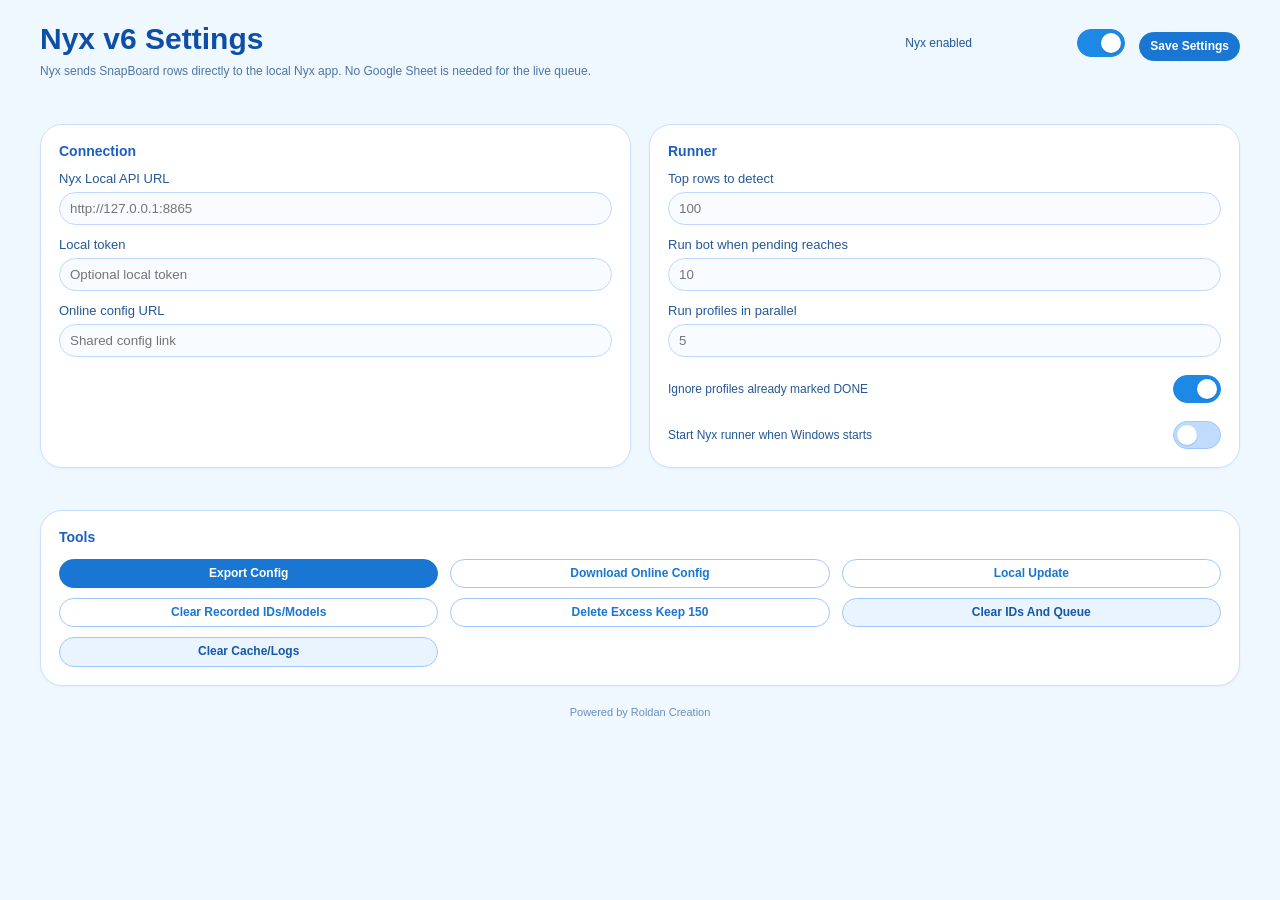
<file: nyx_extension/options.html>
<!doctype html>
<html lang="en">
<head>
  <meta charset="utf-8">
  <meta name="viewport" content="width=device-width, initial-scale=1">
  <title>Nyx v6 Settings</title>
  <link rel="stylesheet" href="styles.css">
</head>
<body class="nyx-body nyx-settings-body">
  <main class="panel panel-settings-page">
    <section class="settings-page-shell">
      <div class="settings-page-header">
        <div>
          <h1>Nyx v6 Settings</h1>
          <p id="feedback" class="muted settings-feedback">Nyx sends SnapBoard rows directly to the local Nyx app. No Google Sheet is needed for the live queue.</p>
        </div>
        <div class="settings-page-actions">
          <label class="toggle-row settings-page-toggle" for="enabled">
            <span>Nyx enabled</span>
            <span class="toggle-switch">
              <input id="enabled" type="checkbox" checked>
              <span class="toggle-slider" aria-hidden="true"></span>
            </span>
          </label>
          <button id="saveButton" class="button" type="button">Save Settings</button>
        </div>
      </div>

      <div class="settings-page-grid">
        <section class="card settings-card">
          <h2>Connection</h2>

          <label class="label" for="localApiUrl">Nyx Local API URL</label>
          <input id="localApiUrl" class="input" type="url" placeholder="http://127.0.0.1:8865">

          <label class="label" for="localToken">Local token</label>
          <input id="localToken" class="input" type="password" placeholder="Optional local token">

          <label class="label" for="remoteConfigUrl">Online config URL</label>
          <input id="remoteConfigUrl" class="input" type="url" placeholder="Shared config link">
        </section>

        <section class="card settings-card">
          <h2>Runner</h2>

          <label class="label" for="rowLimit">Top rows to detect</label>
          <input id="rowLimit" class="input" type="number" min="1" max="500" step="1" placeholder="100">

          <label class="label" for="pendingThreshold">Run bot when pending reaches</label>
          <input id="pendingThreshold" class="input" type="number" min="1" max="500" step="1" placeholder="10">

          <label class="label" for="maxParallelProfiles">Run profiles in parallel</label>
          <input id="maxParallelProfiles" class="input" type="number" min="1" max="50" step="1" placeholder="5">

          <label class="toggle-row settings-inline-toggle" for="ignoreDoneProfiles">
            <span>Ignore profiles already marked DONE</span>
            <span class="toggle-switch">
              <input id="ignoreDoneProfiles" type="checkbox" checked>
              <span class="toggle-slider" aria-hidden="true"></span>
            </span>
          </label>


          <label class="toggle-row settings-inline-toggle" for="launchOnWindowsStartup">
            <span>Start Nyx runner when Windows starts</span>
            <span class="toggle-switch">
              <input id="launchOnWindowsStartup" type="checkbox">
              <span class="toggle-slider" aria-hidden="true"></span>
            </span>
          </label>
        </section>

        <section class="card settings-card settings-card-wide">
          <h2>Tools</h2>
          <div class="settings-actions settings-actions-grid">
            <button id="exportConfigButton" class="button" type="button">Export Config</button>
            <button id="downloadOnlineConfigButton" class="button button-secondary" type="button">Download Online Config</button>
            <label class="button button-secondary file-import-button" for="importConfigFile">Local Update</label>
            <input id="importConfigFile" type="file" accept="application/json" hidden>
            <button id="clearDetectedDataButton" class="button button-secondary" type="button">Clear Recorded IDs/Models</button>
            <button id="pruneCompletedButton" class="button button-secondary" type="button">Delete Excess Keep 150</button>
            <button id="clearQueueButton" class="button button-danger" type="button">Clear IDs And Queue</button>
            <button id="clearCacheLogsButton" class="button button-danger" type="button">Clear Cache/Logs</button>
          </div>
        </section>
      </div>
      <p class="brand-mark">Powered by Roldan Creation</p>
    </section>
  </main>
  <script src="options.js"></script>
</body>
</html>
</file>
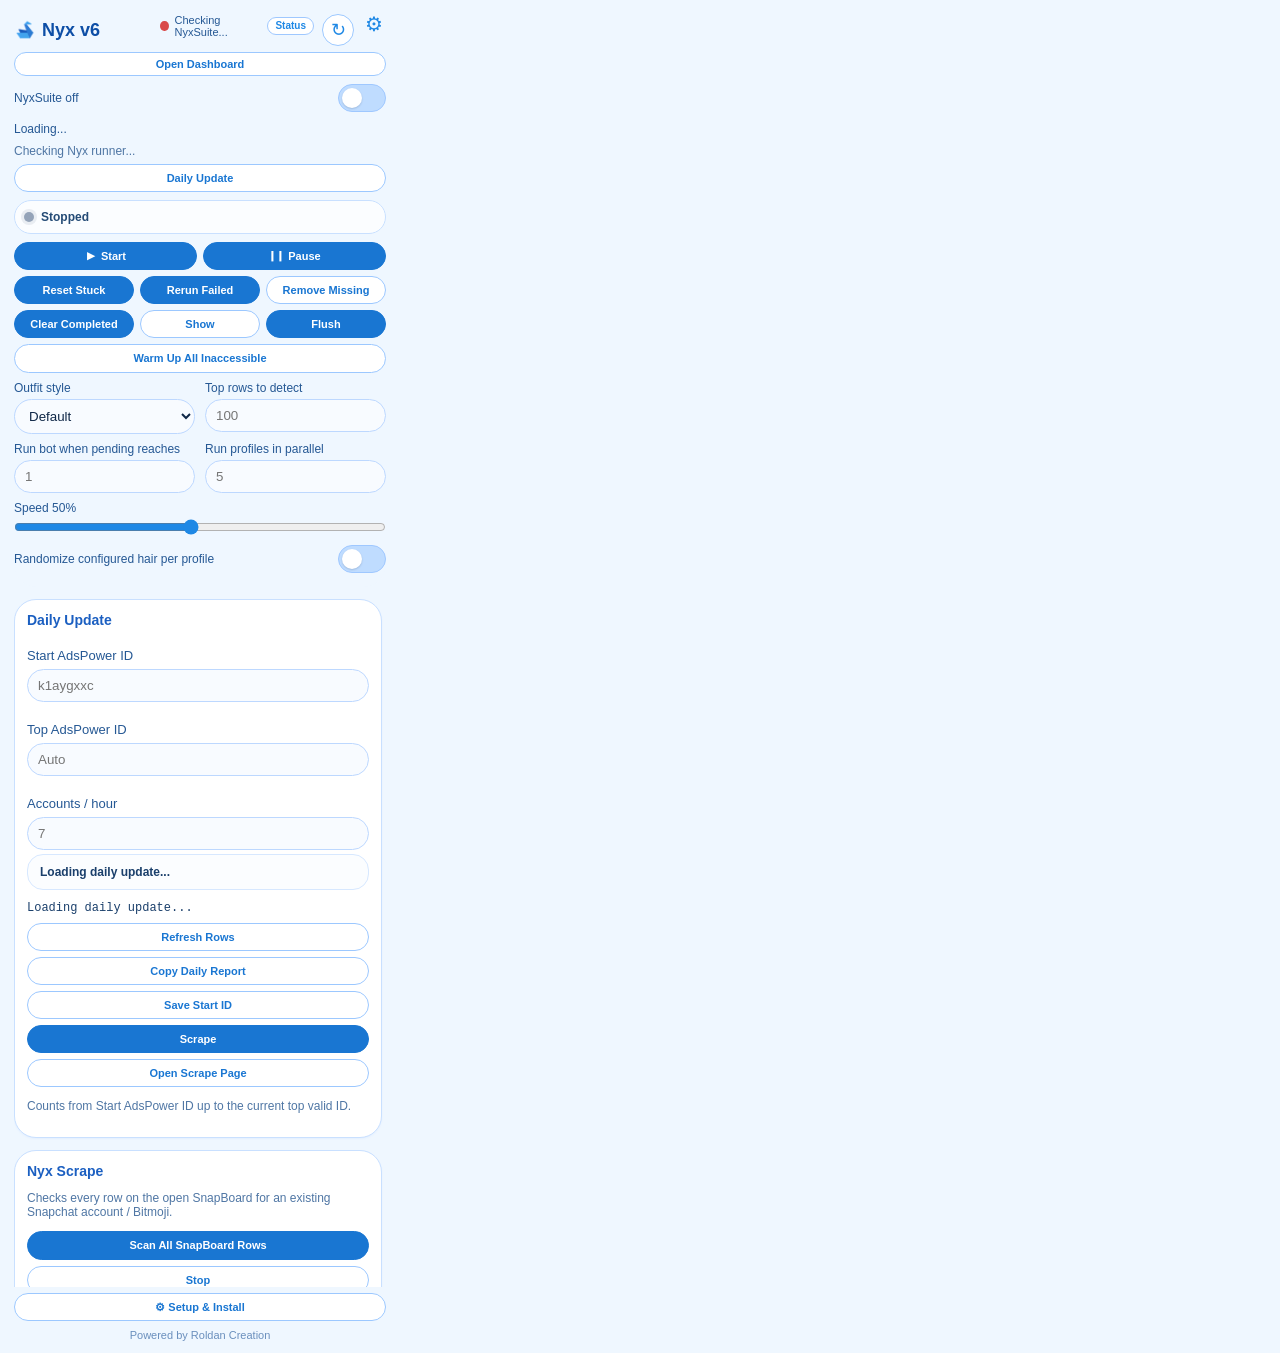
<file: nyx_extension/popup.html>
<!doctype html>
<html lang="en">
<head>
  <meta charset="utf-8">
  <title>Nyx v6</title>
  <link rel="stylesheet" href="styles.css">
</head>
<body class="nyx-body">
  <main class="panel panel-wide">
    <div class="sticky-top">
      <div class="popup-header">
        <div class="popup-title-row">
          <img src="icons8-origami-50.png" alt="Nyx logo" class="popup-logo">
          <h1>Nyx v6</h1>
        </div>
        <div class="header-right">
          <details id="runnerStatusCard" class="runner-status-mini">
            <summary class="runner-status-summary">
              <span id="runnerDot" class="runner-dot runner-dot-offline" aria-hidden="true"></span>
              <span id="runnerConnectionText">Checking NyxSuite...</span>
              <span class="runner-view-button">Status</span>
            </summary>
            <pre id="runnerStatus" class="runner-status-popup">Waiting for Nyx runner...</pre>
          </details>
          <button id="headerRefreshButton" class="header-refresh-button" type="button" title="Refresh Nyx status" aria-label="Refresh Nyx status">
            <span id="headerRefreshIcon" class="header-refresh-icon" aria-hidden="true">↻</span>
          </button>
          <a class="settings-gear" href="options.html" target="_blank" rel="noreferrer" title="Open Nyx settings" aria-label="Open Nyx settings">⚙</a>
        </div>
      </div>
      <div id="extReloadBanner" class="ext-reload-banner" hidden>
        Extension updated to <span id="extReloadVersion"></span> — <a id="openExtensionsLink" href="#">reload it</a> at chrome://extensions to apply.
      </div>
      <div class="agent-row">
        <button id="openWebAppButton" class="button button-secondary button-small" type="button" title="Open the Nyx Suite dashboard (one tab)">Open Dashboard</button>
      </div>
      <div class="toggle-row nyxsuite-toggle-row">
        <span class="toggle-text" id="nyxsuiteToggleText">NyxSuite off</span>
        <label class="toggle-switch" for="bridgePowerToggle">
          <input id="bridgePowerToggle" type="checkbox" data-running="false">
          <span class="toggle-slider" aria-hidden="true"></span>
        </label>
      </div>
      <p id="statusLine">Loading...</p>
      <p id="runnerLine" class="muted">Checking Nyx runner...</p>
      <div class="button-row button-row-compact button-row-single quick-nav-row">
        <button id="jumpDailyUpdateButton" class="button button-secondary" type="button">Daily Update</button>
      </div>
      <div id="botControlsPanel" class="bot-controls-panel bot-state-stopped">
        <div id="botStatePill" class="bot-state-pill" title="Nyx runner state">
          <span id="botStateDot" class="bot-state-dot" aria-hidden="true"></span>
          <span id="botStateText">Stopped</span>
        </div>
      </div>
      <div id="botActionRow" class="button-row button-row-compact button-row-two bot-action-row bot-state-stopped">
        <button id="startStopBotButton" class="button bot-action-button" type="button" data-action="start" title="Start Nyx">
          <span class="bot-action-icon" aria-hidden="true">&#9654;</span>
          <span class="bot-action-label">Start</span>
        </button>
        <button id="pauseResumeBotButton" class="button bot-action-button" type="button" data-action="pause" title="Pause Nyx">
          <span class="bot-action-icon" aria-hidden="true">&#10073;&#10073;</span>
          <span class="bot-action-label">Pause</span>
        </button>
      </div>
      <div class="button-row button-row-compact button-row-three">
        <button id="resetStuckButton" class="button" type="button">Reset Stuck</button>
        <button id="rerunFailedButton" class="button" type="button">Rerun Failed</button>
        <button id="removeMissingProfileButton" class="button button-secondary" type="button" title="Remove all missing AdsPower profile rows">Remove Missing</button>
      </div>
      <div class="button-row button-row-compact button-row-three">
        <button id="clearCompletedButton" class="button" type="button">Clear Completed</button>
        <button id="showBitmojiStatusButton" class="button button-secondary" type="button">Show</button>
        <button id="finishRemainingButton" class="button" type="button">Flush</button>
      </div>
      <div class="button-row button-row-compact button-row-single">
        <button id="warmupAllButton" class="button button-secondary" type="button">Warm Up All Inaccessible</button>
      </div>
      <div class="inline-settings">
        <div class="settings-grid">
          <div class="setting-field">
            <label class="label" for="popupOutfitStyle">Outfit style</label>
            <select id="popupOutfitStyle" class="input">
              <option value="default">Default</option>
              <option value="mixed">Mixed</option>
              <option value="casual">Casual</option>
              <option value="sexy">Sexy</option>
              <option value="no_dresses">No Dresses</option>
            </select>
          </div>
          <div class="setting-field">
            <label class="label" for="popupRowLimit">Top rows to detect</label>
            <input id="popupRowLimit" class="input" type="number" min="1" max="500" step="1" placeholder="100">
          </div>
          <div class="setting-field">
            <label class="label" for="popupPendingThreshold">Run bot when pending reaches</label>
            <input id="popupPendingThreshold" class="input" type="number" min="1" max="500" step="1" placeholder="1">
          </div>
          <div class="setting-field">
            <label class="label" for="popupMaxParallel">Run profiles in parallel</label>
            <input id="popupMaxParallel" class="input" type="number" min="1" max="50" step="1" placeholder="5">
          </div>
          <div class="setting-field setting-field-wide">
            <label class="label" for="popupAutomationSpeed">Speed <span id="popupAutomationSpeedLabel">50%</span></label>
            <input id="popupAutomationSpeed" class="speed-input" type="range" min="5" max="100" step="1" value="50">
          </div>
        </div>
        <div class="toggle-row compact-toggle">
          <span class="toggle-text">Randomize configured hair per profile</span>
          <label class="toggle-switch" for="popupHairRandomizer">
            <input id="popupHairRandomizer" type="checkbox">
            <span class="toggle-slider" aria-hidden="true"></span>
          </label>
        </div>
      </div>
    </div>
    <div class="scroll-area scroll-area-tall">
      <section class="card" id="dailyUpdateSection">
        <h2>Daily Update</h2>
        <div class="rename-grid">
          <div class="setting-field">
            <label class="label" for="dailyStartAdspowerIdInput">Start AdsPower ID</label>
            <input id="dailyStartAdspowerIdInput" class="input" type="text" placeholder="k1aygxxc">
          </div>
          <div class="setting-field">
            <label class="label" for="dailyTopAdspowerIdInput">Top AdsPower ID</label>
            <input id="dailyTopAdspowerIdInput" class="input" type="text" placeholder="Auto">
          </div>
          <div class="setting-field">
            <label class="label" for="dailyAccountsPerHourInput">Accounts / hour</label>
            <input id="dailyAccountsPerHourInput" class="input" type="number" min="0.1" step="0.1" placeholder="7">
          </div>
        </div>
        <div id="dailyUpdateSummary" class="rename-summary">Loading daily update...</div>
        <pre id="dailyUpdatePreview">Loading daily update...</pre>
        <div class="button-row button-row-compact rename-button-row">
          <button id="refreshDailyRowsButton" class="button button-secondary" type="button">Refresh Rows</button>
          <button id="copyDailyUpdateButton" class="button button-secondary" type="button">Copy Daily Report</button>
          <button id="saveDailyStartButton" class="button button-secondary" type="button">Save Start ID</button>
          <button id="dailyScrapeButton" class="button" type="button">Scrape</button>
          <button id="openScrapePageButton" class="button button-secondary" type="button">Open Scrape Page</button>
        </div>
        <p id="dailyUpdateStatusLine" class="muted">Counts from Start AdsPower ID up to the current top valid ID.</p>
      </section>
      <section class="card" id="nyxScrapeSection">
        <h2>Nyx Scrape</h2>
        <p class="muted">Checks every row on the open SnapBoard for an existing Snapchat account / Bitmoji.</p>
        <div class="button-row button-row-compact">
          <button id="nyxScanAllButton" class="button" type="button">Scan All SnapBoard Rows</button>
          <button id="nyxScrapePauseButton" class="button button-secondary" type="button" style="display:none">Pause</button>
          <button id="nyxScrapeResumeButton" class="button" type="button" style="display:none">Resume</button>
          <button id="nyxScrapeStopButton" class="button button-secondary" type="button">Stop</button>
        </div>
        <div class="button-row button-row-compact">
          <button id="nyxScrapeOpenPageButton" class="button button-secondary" type="button">Open Results</button>
          <button id="nyxScrapeClearButton" class="button button-danger" type="button">Clear Data</button>
        </div>
        <div id="nyxScrapeSummary" class="rename-summary">Scrape is idle.</div>
        <p id="nyxScrapeStatusLine" class="muted">Open a SnapBoard tab, then click Scan All.</p>
      </section>
      <section class="card">
        <h2>Local Sync</h2>
        <p id="syncLine">Not configured.</p>
      </section>
    </div>
    <div class="button-row button-row-compact button-row-single setup-install-row">
      <button id="setupInstallButton" class="button button-secondary button-small" type="button" title="Set up & install Nyx Suite (opens the install web UI)">⚙ Setup &amp; Install</button>
    </div>
    <p class="brand-mark">Powered by Roldan Creation</p>
  </main>
  <script src="popup.js"></script>
</body>
</html>
</file>
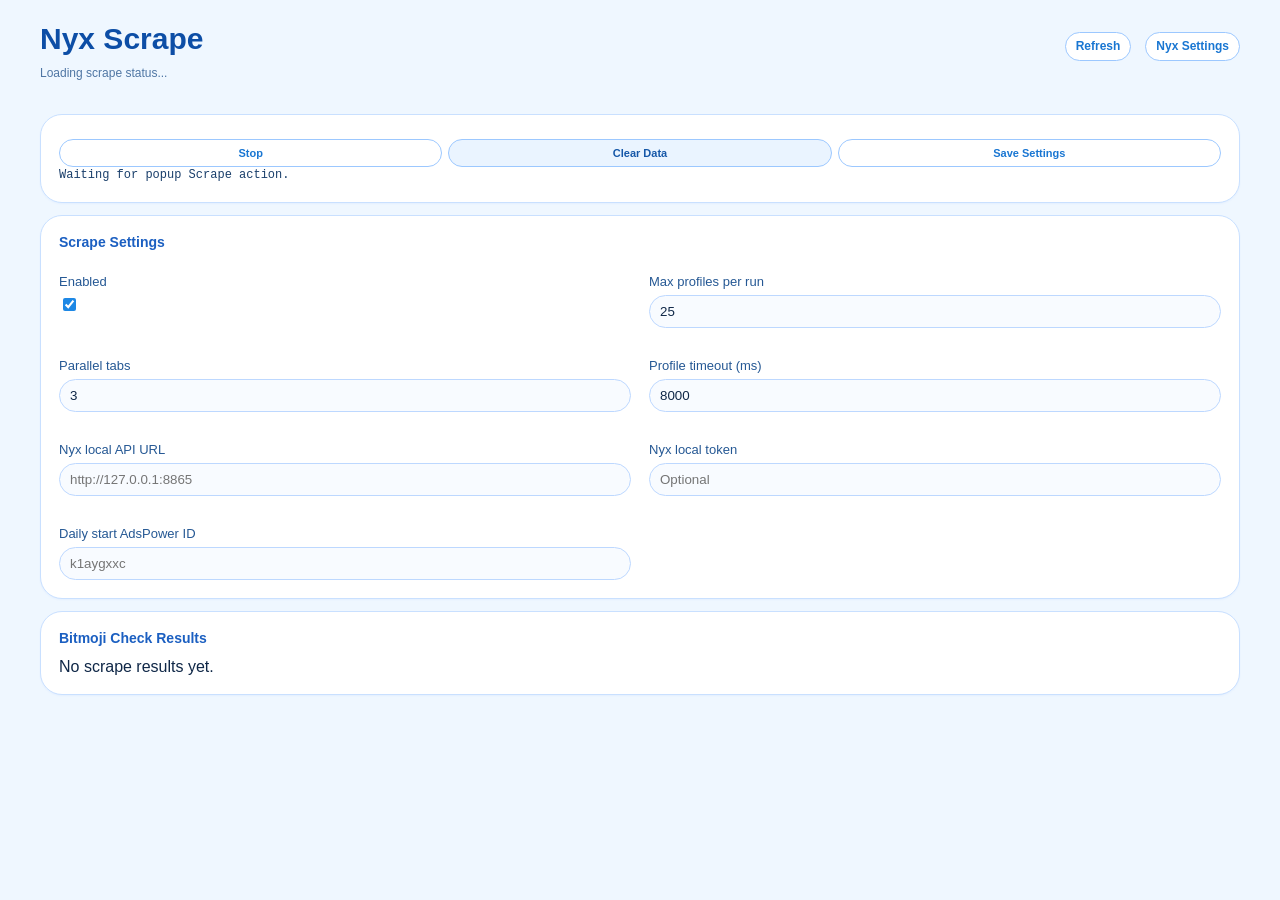
<file: nyx_extension/scrape.html>
<!doctype html>
<html lang="en">
<head>
  <meta charset="utf-8">
  <meta name="viewport" content="width=device-width, initial-scale=1">
  <title>Nyx Scrape</title>
  <link rel="stylesheet" href="styles.css">
</head>
<body class="nyx-body">
  <main class="panel panel-settings-page">
    <div class="settings-page-shell">
      <header class="settings-page-header">
        <div>
          <h1>Nyx Scrape</h1>
          <p id="scrapeStatusLine" class="muted">Loading scrape status...</p>
        </div>
        <div class="settings-page-actions">
          <button id="scrapeRefreshButton" class="button button-secondary" type="button">Refresh</button>
          <button id="scrapeOpenOptionsButton" class="button button-secondary" type="button">Nyx Settings</button>
        </div>
      </header>

      <section class="card settings-card settings-card-wide">
        <div class="button-row button-row-compact button-row-three">
          <button id="scrapeStopButton" class="button button-secondary" type="button">Stop</button>
          <button id="scrapeClearButton" class="button button-danger" type="button">Clear Data</button>
          <button id="scrapeSaveButton" class="button button-secondary" type="button">Save Settings</button>
        </div>
        <pre id="scrapeRunnerSummary">Waiting for popup Scrape action.</pre>
      </section>

      <section class="card settings-card">
        <h2>Scrape Settings</h2>
        <div class="settings-page-grid">
          <label class="setting-field">
            <span class="label">Enabled</span>
            <input id="scrapeEnabledInput" type="checkbox" checked>
          </label>
          <label class="setting-field">
            <span class="label">Max profiles per run</span>
            <input id="scrapeMaxProfilesInput" class="input" type="number" min="1" max="500" step="1" value="25">
          </label>
          <label class="setting-field">
            <span class="label">Parallel tabs</span>
            <input id="scrapeParallelTabsInput" class="input" type="number" min="1" max="10" step="1" value="3">
          </label>
          <label class="setting-field">
            <span class="label">Profile timeout (ms)</span>
            <input id="scrapeTimeoutMsInput" class="input" type="number" min="2000" max="60000" step="500" value="8000">
          </label>
          <label class="setting-field">
            <span class="label">Nyx local API URL</span>
            <input id="scrapeNyxLocalApiUrlInput" class="input" type="text" placeholder="http://127.0.0.1:8865">
          </label>
          <label class="setting-field">
            <span class="label">Nyx local token</span>
            <input id="scrapeNyxSharedSecretInput" class="input" type="text" placeholder="Optional">
          </label>
          <label class="setting-field">
            <span class="label">Daily start AdsPower ID</span>
            <input id="scrapeDailyStartInput" class="input" type="text" placeholder="k1aygxxc">
          </label>
        </div>
      </section>

      <section class="card settings-card settings-card-wide">
        <h2>Bitmoji Check Results</h2>
        <div id="scrapeResultsGroups" class="scrape-results-groups">No scrape results yet.</div>
      </section>
    </div>
  </main>
  <script src="scrape.js"></script>
</body>
</html>
</file>
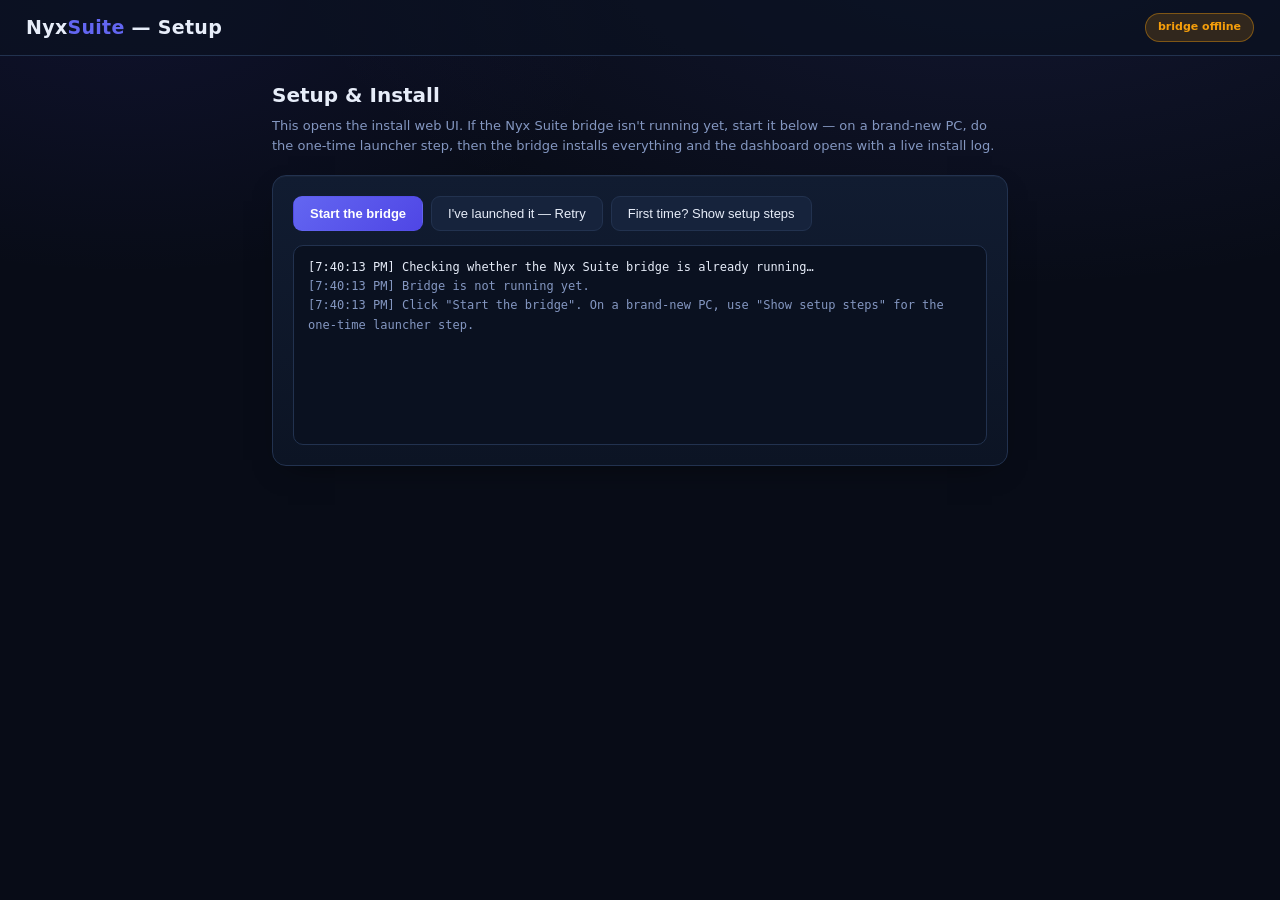
<file: nyx_extension/setup.html>
<!doctype html>
<html lang="en">
<head>
  <meta charset="utf-8">
  <meta name="viewport" content="width=device-width, initial-scale=1">
  <title>Nyx Suite — Setup &amp; Install</title>
  <style>
    :root{
      --bg:#080c17; --panel:#111c31; --panel2:#0c1424; --panel-hi:#16233c;
      --line:#22324f; --line-soft:#1a2740; --text:#e7edf9; --muted:#8497c1; --faint:#5f6f96;
      --accent:#6366f1; --accent2:#4f46e5; --ok:#10b981; --warn:#f59e0b; --bad:#ef4444;
      --card-shadow:0 1px 0 rgba(255,255,255,.03) inset, 0 10px 30px -16px rgba(0,0,0,.7);
      --r-sm:8px; --r-md:10px; --r-lg:14px;
    }
    *{box-sizing:border-box}
    html,body{margin:0;min-height:100%}
    body{
      background:radial-gradient(1200px 600px at 78% -8%, rgba(99,102,241,.12), transparent 60%),
                 radial-gradient(900px 500px at 10% 0%, rgba(79,70,229,.10), transparent 55%), var(--bg);
      background-attachment:fixed; color:var(--text);
      font:14px/1.5 system-ui,"Segoe UI",Roboto,Arial,sans-serif;-webkit-font-smoothing:antialiased;
    }
    .topbar{display:flex;align-items:center;gap:12px;padding:13px 26px;background:rgba(11,17,32,.72);border-bottom:1px solid var(--line);position:sticky;top:0}
    .brand{font-weight:700;font-size:19px;letter-spacing:.3px}
    .brand span{color:var(--accent)}
    .pill{margin-left:auto;padding:5px 12px;border-radius:999px;font-size:11px;font-weight:600;border:1px solid transparent}
    .pill.off{background:rgba(245,158,11,.16);color:var(--warn);border-color:rgba(245,158,11,.4)}
    .pill.on{background:rgba(16,185,129,.16);color:var(--ok);border-color:rgba(16,185,129,.4)}
    main{max-width:780px;margin:24px auto;padding:0 22px}
    h1{font-size:20px;font-weight:600;margin:0 0 6px}
    .lead{color:var(--muted);font-size:13px;margin:0 0 18px;line-height:1.6}
    .card{background:linear-gradient(180deg,var(--panel),var(--panel2));border:1px solid var(--line);border-radius:var(--r-lg);padding:20px;box-shadow:var(--card-shadow);margin-bottom:18px}
    .actions{display:flex;gap:8px;flex-wrap:wrap;margin-bottom:14px}
    button.btn{background:var(--panel-hi);color:var(--text);border:1px solid var(--line);padding:9px 16px;border-radius:9px;cursor:pointer;font-weight:500;font-size:13px;transition:border-color 160ms ease,background 160ms ease,filter 160ms ease,transform 140ms ease}
    button.btn:active{transform:scale(.97)} button.btn:hover{border-color:var(--accent)}
    button.btn.primary{background:linear-gradient(135deg,var(--accent),var(--accent2));border-color:transparent;color:#fff;font-weight:600}
    button.btn.primary:hover{filter:brightness(1.08)}
    button.btn:disabled{opacity:.45;cursor:not-allowed}
    .log{background:#0a1120;border:1px solid var(--line);border-radius:var(--r-md);padding:12px 14px;font:12px/1.6 "Fira Code",Consolas,monospace;color:var(--text);height:200px;overflow:auto;white-space:pre-wrap}
    .logline{white-space:pre-wrap}
    .logline.ok{color:var(--ok)} .logline.bad{color:var(--bad)} .logline.muted{color:var(--muted)}
    h2{font-size:14px;font-weight:600;color:#aeb6ff;margin:0 0 12px;font-family:"Fira Code",monospace}
    .os{margin-bottom:16px}
    .os h3{font-size:13px;margin:0 0 8px;color:var(--text)}
    .step{display:flex;gap:8px;align-items:center;margin:6px 0}
    .step .num{flex:0 0 20px;height:20px;border-radius:50%;background:var(--panel-hi);border:1px solid var(--line);display:flex;align-items:center;justify-content:center;font-size:11px;color:var(--muted)}
    code{background:#0a1120;border:1px solid var(--line);border-radius:6px;padding:4px 9px;font:12px/1.4 "Fira Code",Consolas,monospace;color:#aeb6ff;flex:1;overflow:auto;white-space:nowrap}
    .copy{background:transparent;border:1px solid var(--line);color:var(--muted);border-radius:7px;padding:5px 10px;font-size:11px;cursor:pointer}
    .copy:hover{border-color:var(--accent);color:var(--text)}
    .note{font-size:12px;color:var(--faint);line-height:1.6;border-top:1px solid var(--line-soft);padding-top:12px;margin-top:6px}
  </style>
</head>
<body>
  <header class="topbar">
    <div class="brand">Nyx<span>Suite</span> — Setup</div>
    <span id="statePill" class="pill off">bridge offline</span>
  </header>
  <main>
    <h1>Setup &amp; Install</h1>
    <p class="lead">This opens the install web UI. If the Nyx Suite bridge isn't running yet, start it below — on a brand-new PC, do the one-time launcher step, then the bridge installs everything and the dashboard opens with a live install log.</p>

    <div class="card">
      <div class="actions">
        <button id="startBtn" class="btn primary" type="button">Start the bridge</button>
        <button id="retryBtn" class="btn" type="button">I've launched it — Retry</button>
        <button id="showStepsBtn" class="btn" type="button">First time? Show setup steps</button>
      </div>
      <div id="log" class="log" aria-live="polite"></div>
    </div>

    <div id="steps" class="card" hidden>
      <h2>One-time setup (fresh machine)</h2>
      <p class="lead">Extract the release folder, then run the launcher for your OS once. It creates the Python environment, installs dependencies + the Playwright browser, registers the agent, and starts the bridge. After that, this button does everything for you.</p>

      <div class="os">
        <h3>Windows</h3>
        <div class="step"><span class="num">1</span><code>Right-click run_nyx_suite.bat → Run</code><button class="copy" data-copy="run_nyx_suite.bat">Copy</button></div>
        <div class="step"><span class="num">2</span><code>or: PowerShell → .\portable_launch_nyx.ps1</code><button class="copy" data-copy=".\portable_launch_nyx.ps1">Copy</button></div>
      </div>
      <div class="os">
        <h3>macOS</h3>
        <div class="step"><span class="num">1</span><code>chmod +x *.sh *.command</code><button class="copy" data-copy="chmod +x *.sh *.command">Copy</button></div>
        <div class="step"><span class="num">2</span><code>./run_nyx_suite.command</code><button class="copy" data-copy="./run_nyx_suite.command">Copy</button></div>
      </div>
      <div class="os">
        <h3>Linux</h3>
        <div class="step"><span class="num">1</span><code>chmod +x *.sh</code><button class="copy" data-copy="chmod +x *.sh">Copy</button></div>
        <div class="step"><span class="num">2</span><code>./run_nyx_suite.sh</code><button class="copy" data-copy="./run_nyx_suite.sh">Copy</button></div>
      </div>
      <p class="note">Still seeing "native messaging host not found"? Close the bridge and run once: <code style="display:inline;flex:none">python agent_host/install_host.py --register</code> then relaunch. After the bridge has run once, the “Start the bridge” button above works on its own.</p>
    </div>
  </main>
  <script src="setup.js"></script>
</body>
</html>
</file>
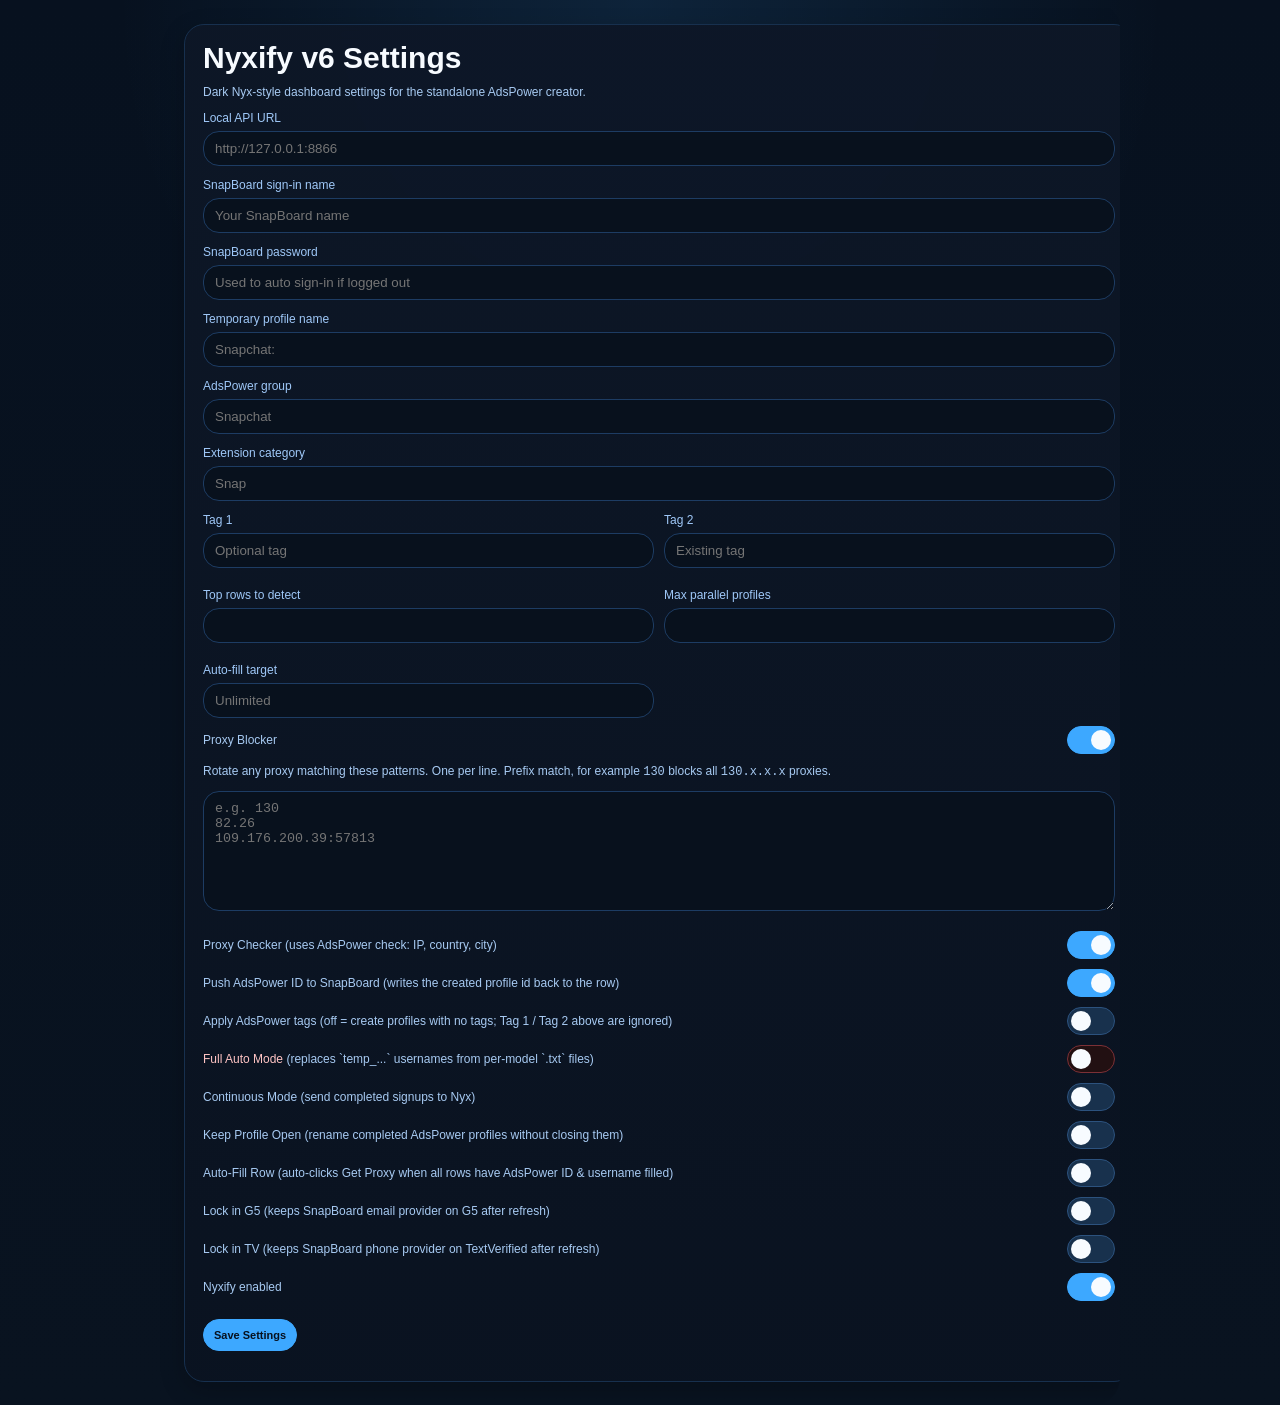
<file: nyxify_extension/options.html>
<!doctype html>
<html lang="en">
<head>
  <meta charset="utf-8">
  <meta name="viewport" content="width=device-width, initial-scale=1">
  <title>Nyxify v6 Settings</title>
  <link rel="stylesheet" href="styles.css">
</head>
<body class="nyxify-body nyxify-settings-body">
  <main class="panel panel-settings-page">
    <section class="card settings-card settings-card-wide">
      <h1>Nyxify v6 Settings</h1>
      <p class="muted">Dark Nyx-style dashboard settings for the standalone AdsPower creator.</p>

      <label class="label" for="localApiUrl">Local API URL</label>
      <input id="localApiUrl" class="input" type="text" placeholder="http://127.0.0.1:8866">

      <label class="label" for="snapboardLoginName">SnapBoard sign-in name</label>
      <input id="snapboardLoginName" class="input" type="text" placeholder="Your SnapBoard name" autocomplete="off">

      <label class="label" for="snapboardLoginPassword">SnapBoard password</label>
      <input id="snapboardLoginPassword" class="input" type="password" placeholder="Used to auto sign-in if logged out" autocomplete="off">

      <label class="label" for="temporaryProfileName">Temporary profile name</label>
      <input id="temporaryProfileName" class="input" type="text" placeholder="Snapchat:">

      <label class="label" for="adspowerGroup">AdsPower group</label>
      <input id="adspowerGroup" class="input" type="text" placeholder="Snapchat">

      <label class="label" for="extensionCategory">Extension category</label>
      <input id="extensionCategory" class="input" type="text" placeholder="Snap">

      <div class="settings-grid">
        <div class="setting-field">
          <label class="label" for="tagOne">Tag 1</label>
          <input id="tagOne" class="input" type="text" placeholder="Optional tag">
        </div>
        <div class="setting-field">
          <label class="label" for="tagTwo">Tag 2</label>
          <input id="tagTwo" class="input" type="text" placeholder="Existing tag">
        </div>
        <div class="setting-field">
          <label class="label" for="rowLimit">Top rows to detect</label>
          <input id="rowLimit" class="input" type="number" min="1" max="200" step="1">
        </div>
        <div class="setting-field">
          <label class="label" for="maxParallelProfiles">Max parallel profiles</label>
          <input id="maxParallelProfiles" class="input" type="number" min="1" max="10" step="1">
        </div>
        <div class="setting-field">
          <label class="label" for="autoFillAccountTarget">Auto-fill target</label>
          <input id="autoFillAccountTarget" class="input" type="number" min="0" max="9999" step="1" placeholder="Unlimited">
        </div>
      </div>

      <div class="toggle-row">
        <span class="toggle-text">Proxy Blocker</span>
        <label class="toggle-switch" for="proxyBlockerToggle">
          <input id="proxyBlockerToggle" type="checkbox" checked>
          <span class="toggle-slider" aria-hidden="true"></span>
        </label>
      </div>
      <p class="muted" style="margin-top:0">Rotate any proxy matching these patterns. One per line. Prefix match, for example <code>130</code> blocks all <code>130.x.x.x</code> proxies.</p>
      <textarea id="blockedProxies" class="input textarea-input" placeholder="e.g. 130&#10;82.26&#10;109.176.200.39:57813"></textarea>

      <div class="toggle-row" style="margin-top:16px">
        <span class="toggle-text">Proxy Checker <span class="muted">(uses AdsPower check: IP, country, city)</span></span>
        <label class="toggle-switch" for="proxyCheckerToggle">
          <input id="proxyCheckerToggle" type="checkbox" checked>
          <span class="toggle-slider" aria-hidden="true"></span>
        </label>
      </div>

      <div class="toggle-row">
        <span class="toggle-text">Push AdsPower ID to SnapBoard <span class="muted">(writes the created profile id back to the row)</span></span>
        <label class="toggle-switch" for="pushAdspowerIdToggle">
          <input id="pushAdspowerIdToggle" type="checkbox" checked>
          <span class="toggle-slider" aria-hidden="true"></span>
        </label>
      </div>

      <div class="toggle-row">
        <span class="toggle-text">Apply AdsPower tags <span class="muted">(off = create profiles with no tags; Tag 1 / Tag 2 above are ignored)</span></span>
        <label class="toggle-switch" for="adspowerTagsToggle">
          <input id="adspowerTagsToggle" type="checkbox">
          <span class="toggle-slider" aria-hidden="true"></span>
        </label>
      </div>

      <div class="toggle-row toggle-row-danger">
        <span class="toggle-text">Full Auto Mode <span class="muted">(replaces `temp_...` usernames from per-model `.txt` files)</span></span>
        <label class="toggle-switch toggle-switch-danger" for="fullAutoModeToggle">
          <input id="fullAutoModeToggle" type="checkbox">
          <span class="toggle-slider" aria-hidden="true"></span>
        </label>
      </div>

      <div class="toggle-row">
        <span class="toggle-text">Continuous Mode <span class="muted">(send completed signups to Nyx)</span></span>
        <label class="toggle-switch" for="continuousModeToggle">
          <input id="continuousModeToggle" type="checkbox">
          <span class="toggle-slider" aria-hidden="true"></span>
        </label>
      </div>

      <div class="toggle-row">
        <span class="toggle-text">Keep Profile Open <span class="muted">(rename completed AdsPower profiles without closing them)</span></span>
        <label class="toggle-switch" for="keepProfileOpenToggle">
          <input id="keepProfileOpenToggle" type="checkbox">
          <span class="toggle-slider" aria-hidden="true"></span>
        </label>
      </div>

      <div class="toggle-row">
        <span class="toggle-text">Auto-Fill Row <span class="muted">(auto-clicks Get Proxy when all rows have AdsPower ID &amp; username filled)</span></span>
        <label class="toggle-switch" for="autoFillRowToggle">
          <input id="autoFillRowToggle" type="checkbox">
          <span class="toggle-slider" aria-hidden="true"></span>
        </label>
      </div>

      <div class="toggle-row">
        <span class="toggle-text">Lock in G5 <span class="muted">(keeps SnapBoard email provider on G5 after refresh)</span></span>
        <label class="toggle-switch" for="lockG5Toggle">
          <input id="lockG5Toggle" type="checkbox">
          <span class="toggle-slider" aria-hidden="true"></span>
        </label>
      </div>

      <div class="toggle-row">
        <span class="toggle-text">Lock in TV <span class="muted">(keeps SnapBoard phone provider on TextVerified after refresh)</span></span>
        <label class="toggle-switch" for="lockTVToggle">
          <input id="lockTVToggle" type="checkbox">
          <span class="toggle-slider" aria-hidden="true"></span>
        </label>
      </div>

      <div class="toggle-row">
        <span class="toggle-text">Nyxify enabled</span>
        <label class="toggle-switch" for="enabledToggle">
          <input id="enabledToggle" type="checkbox" checked>
          <span class="toggle-slider" aria-hidden="true"></span>
        </label>
      </div>

      <button id="saveOptionsButton" class="button" type="button">Save Settings</button>
      <p id="feedback" class="muted"></p>
    </section>
  </main>
  <script src="options.js"></script>
</body>
</html>
</file>
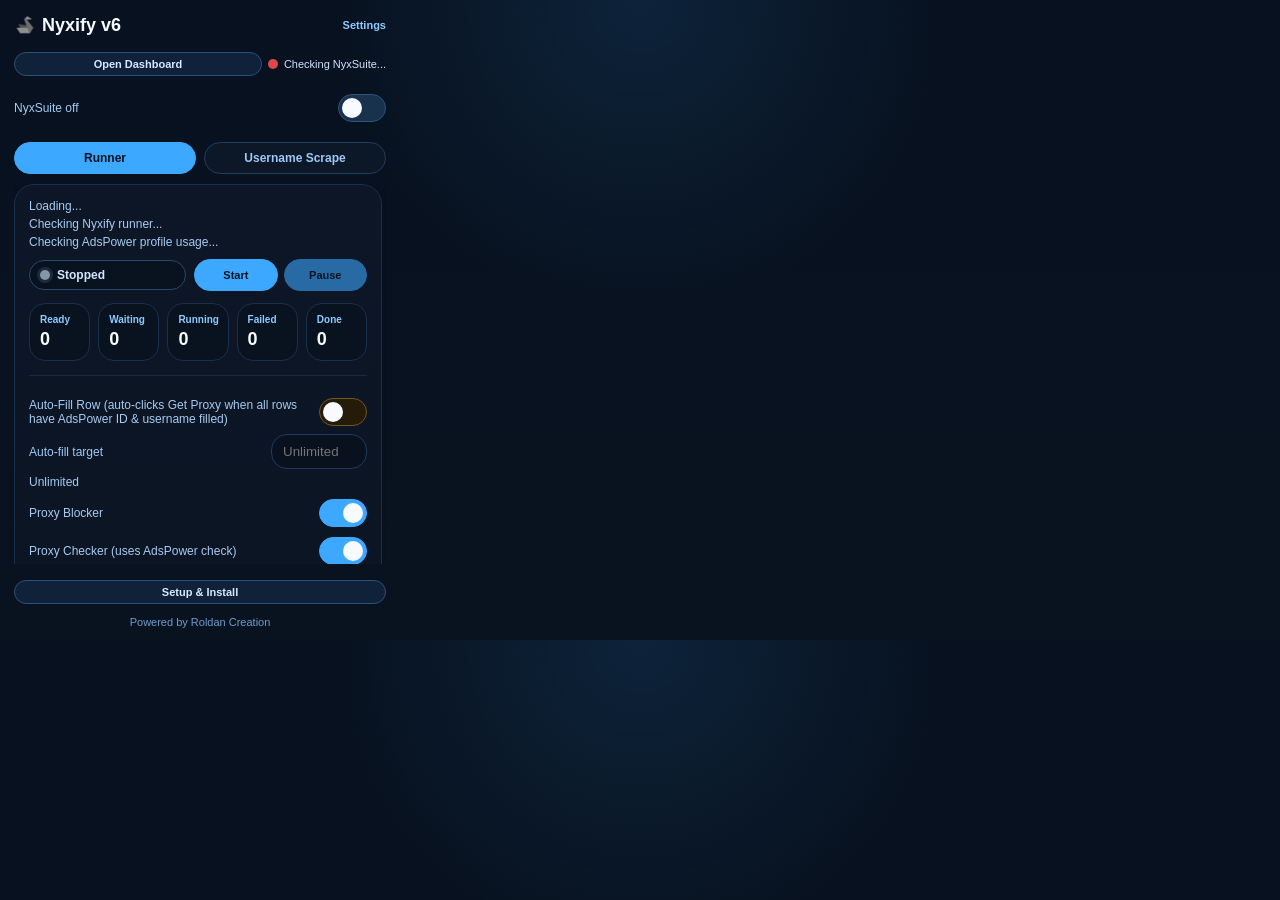
<file: nyxify_extension/popup.html>
<!doctype html>
<html lang="en">
<head>
  <meta charset="utf-8">
  <title>Nyxify v6</title>
  <link rel="stylesheet" href="styles.css">
</head>
<body class="nyxify-body">
  <main class="panel panel-wide popup-shell">
    <header class="popup-frame-header">
      <div class="popup-header">
        <div class="popup-title-row">
          <img src="icons8-origami-50-gray.png" alt="Nyxify logo" class="popup-logo">
          <h1>Nyxify v6</h1>
        </div>
        <a class="settings-link" href="options.html" target="_blank" rel="noreferrer">Settings</a>
      </div>
      <div class="agent-row">
        <button id="openWebAppButton" class="button button-secondary button-small" type="button" title="Open the Nyx Suite dashboard (Nyxify)">Open Dashboard</button>
        <span class="nyxsuite-indicator">
          <span id="runnerDot" class="runner-dot runner-dot-offline" aria-hidden="true"></span>
          <span id="runnerConnectionText">Checking NyxSuite...</span>
        </span>
      </div>
      <div class="toggle-row nyxsuite-toggle-row">
        <span class="toggle-text" id="nyxsuiteToggleText">NyxSuite off</span>
        <label class="toggle-switch" for="bridgePowerToggle">
          <input id="bridgePowerToggle" type="checkbox" data-running="false">
          <span class="toggle-slider" aria-hidden="true"></span>
        </label>
      </div>
      <div class="popup-tabs" role="tablist" aria-label="Nyxify views">
        <button id="runnerTabButton" class="popup-tab popup-tab-active" type="button" data-view="runnerView" role="tab" aria-selected="true">Runner</button>
        <button id="scrapeTabButton" class="popup-tab" type="button" data-view="scrapeView" role="tab" aria-selected="false">Username Scrape</button>
      </div>
    </header>

    <section id="runnerView" class="popup-view popup-view-active" role="tabpanel">
      <div class="view-scroll">
        <section class="card card-hero">
          <div class="status-cluster">
            <p id="statusLine">Loading...</p>
            <p id="runnerLine" class="muted">Checking Nyxify runner...</p>
            <p id="capacityLine" class="muted">Checking AdsPower profile usage...</p>
          </div>
          <div class="runner-action-strip">
            <div class="runner-state-pill" title="Nyxify runner state">
              <span class="runner-state-dot" aria-hidden="true"></span>
              <span id="runnerStateText">Stopped</span>
            </div>
            <div class="button-row button-row-compact button-row-two runner-action-row">
              <button id="startStopRunnerButton" class="button runner-action-button" type="button" data-action="start">Start</button>
              <button id="pauseResumeRunnerButton" class="button runner-action-button" type="button" data-action="pause" disabled>Pause</button>
            </div>
          </div>
          <div class="status-tiles">
            <div class="status-tile"><span class="status-tile-label">Ready</span><strong id="countReady">0</strong></div>
            <div class="status-tile"><span class="status-tile-label">Waiting</span><strong id="countWaiting">0</strong></div>
            <div class="status-tile"><span class="status-tile-label">Running</span><strong id="countRunning">0</strong></div>
            <div class="status-tile"><span class="status-tile-label">Failed</span><strong id="countFailed">0</strong></div>
            <div class="status-tile"><span class="status-tile-label">Done</span><strong id="countDone">0</strong></div>
          </div>
          <div class="control-panel">
            <div class="toggle-row">
              <span class="toggle-text">Auto-Fill Row <span class="muted">(auto-clicks Get Proxy when all rows have AdsPower ID &amp; username filled)</span></span>
              <label class="toggle-switch toggle-switch-warning" for="popupAutoFillRowToggle">
                <input id="popupAutoFillRowToggle" type="checkbox">
                <span class="toggle-slider" aria-hidden="true"></span>
              </label>
            </div>
            <div class="auto-fill-target-row">
              <label class="label" for="popupAutoFillAccountTarget">Auto-fill target</label>
              <input id="popupAutoFillAccountTarget" class="input" type="number" min="0" max="9999" step="1" placeholder="Unlimited">
              <span id="popupAutoFillTargetStatus" class="muted">Unlimited</span>
            </div>
            <div class="toggle-row">
              <span class="toggle-text">Proxy Blocker</span>
              <label class="toggle-switch" for="popupProxyBlockerToggle">
                <input id="popupProxyBlockerToggle" type="checkbox" checked>
                <span class="toggle-slider" aria-hidden="true"></span>
              </label>
            </div>
            <div class="toggle-row">
              <span class="toggle-text">Proxy Checker <span class="muted">(uses AdsPower check)</span></span>
              <label class="toggle-switch" for="popupProxyCheckerToggle">
                <input id="popupProxyCheckerToggle" type="checkbox" checked>
                <span class="toggle-slider" aria-hidden="true"></span>
              </label>
            </div>
            <div class="toggle-row toggle-row-danger">
              <span class="toggle-text">Full Auto Mode</span>
              <label class="toggle-switch toggle-switch-danger" for="popupFullAutoModeToggle">
                <input id="popupFullAutoModeToggle" type="checkbox">
                <span class="toggle-slider" aria-hidden="true"></span>
              </label>
            </div>
            <div class="toggle-row">
              <span class="toggle-text">Continuous Mode <span class="muted">(send completed signups to Nyx)</span></span>
              <label class="toggle-switch" for="popupContinuousModeToggle">
                <input id="popupContinuousModeToggle" type="checkbox">
                <span class="toggle-slider" aria-hidden="true"></span>
              </label>
            </div>
            <div class="toggle-row">
              <span class="toggle-text">Keep Profile Open <span class="muted">(rename after signup without closing AdsPower)</span></span>
              <label class="toggle-switch" for="popupKeepProfileOpenToggle">
                <input id="popupKeepProfileOpenToggle" type="checkbox">
                <span class="toggle-slider" aria-hidden="true"></span>
              </label>
            </div>
            <div class="provider-lock-row" aria-label="SnapBoard provider locks">
              <div class="provider-lock-segmented" role="group" aria-label="Email provider lock" data-provider-lock="g5" data-config-key="lockG5">
                <button class="provider-lock-option provider-lock-option-active" type="button" data-value="false" aria-pressed="true">AM</button>
                <button class="provider-lock-option" type="button" data-value="true" aria-pressed="false">G5</button>
              </div>
              <div class="provider-lock-segmented" role="group" aria-label="Phone provider lock" data-provider-lock="tv" data-config-key="lockTV">
                <button class="provider-lock-option provider-lock-option-active" type="button" data-value="false" aria-pressed="true">SP</button>
                <button class="provider-lock-option" type="button" data-value="true" aria-pressed="false">TV</button>
              </div>
            </div>
            <div class="button-row button-row-compact button-row-two">
              <button id="refreshButton" class="button button-secondary" type="button">Refresh</button>
              <button id="resetFailedButton" class="button button-secondary" type="button">Reset Failed</button>
            </div>
            <div class="button-row button-row-compact button-row-two">
              <button id="deleteOrphanProfilesButton" class="button button-secondary" type="button">Delete Orphans</button>
              <button id="clearQueueButton" class="button button-danger" type="button">Clear Queue</button>
            </div>
            <div class="replace-banned-panel">
              <div>
                <strong>Replace banned</strong>
                <p id="replaceBannedStatus" class="muted"></p>
              </div>
              <div class="button-row button-row-compact button-row-two replace-banned-actions">
                <button id="scanBannedButton" class="button button-secondary" type="button">Scan banned</button>
                <button id="replaceBannedButton" class="button button-danger" type="button" disabled>Replace all</button>
              </div>
            </div>
            <div class="inline-settings">
              <div class="settings-grid">
                <div class="setting-field">
                  <label class="label" for="popupTemporaryName">Temporary name</label>
                  <input id="popupTemporaryName" class="input" type="text" placeholder="Snapchat:">
                </div>
                <div class="setting-field">
                  <label class="label" for="popupGroup">AdsPower group</label>
                  <input id="popupGroup" class="input" type="text" placeholder="Snapchat">
                </div>
                <div class="setting-field">
                  <label class="label" for="popupExtensionCategory">Extension category</label>
                  <input id="popupExtensionCategory" class="input" type="text" placeholder="Snap">
                </div>
                <div class="setting-field">
                  <label class="label" for="popupTagOne">Tag 1</label>
                  <input id="popupTagOne" class="input" type="text" placeholder="Optional tag">
                </div>
                <div class="setting-field">
                  <label class="label" for="popupTagTwo">Tag 2</label>
                  <input id="popupTagTwo" class="input" type="text" placeholder="Existing tag">
                </div>
                <div class="setting-field">
                  <label class="label" for="popupRowLimit">Top rows to detect</label>
                  <input id="popupRowLimit" class="input" type="number" min="1" max="200" step="1" placeholder="20">
                </div>
              </div>
            </div>
          </div>
        </section>

        <section class="card">
          <h2>Banned Proxies</h2>
          <p class="muted">One pattern per line. Matches by host prefix, full prefix, or substring (e.g. <code>130</code> blocks all <code>130.x.x.x</code> proxies).</p>
          <textarea id="popupBlockedProxies" class="input textarea-input" placeholder="e.g. 130&#10;82.26&#10;109.176.200.39:57813"></textarea>
          <p id="popupBlockedProxiesCount" class="muted">No proxies are banned.</p>
          <div class="button-row button-row-compact button-row-two">
            <button id="savePopupBlockedProxiesButton" class="button" type="button">Save</button>
            <button id="clearPopupBlockedProxiesButton" class="button button-danger" type="button">Clear All</button>
          </div>
        </section>

        <section class="card">
          <h2>Last detected</h2>
          <pre id="lastSeen">No dashboard rows detected yet.</pre>
        </section>

        <section class="card">
          <h2>Local Sync</h2>
          <p id="syncLine">Not configured.</p>
        </section>
      </div>
    </section>

    <section id="scrapeView" class="popup-view" role="tabpanel" hidden>
      <div class="view-scroll">
        <section class="card card-hero">
          <h2>Username Scrape</h2>
          <div class="status-cluster">
            <p id="scrapeStatusLine">Paste usernames and click Check.</p>
            <p id="scrapeRunnerLine" class="muted">No scrape session running.</p>
          </div>
          <div class="settings-grid scrape-settings-grid">
            <div class="setting-field">
              <label class="label" for="scrapeParallelTabsInput">Parallel tabs</label>
              <input id="scrapeParallelTabsInput" class="input" type="number" min="1" max="10" step="1" value="4">
            </div>
            <div class="setting-field">
              <label class="label" for="scrapeTimeoutMsInput">Timeout (ms)</label>
              <input id="scrapeTimeoutMsInput" class="input" type="number" min="4000" max="60000" step="500" value="12000">
            </div>
          </div>
          <label class="label" for="scrapeInputText">Paste usernames</label>
          <textarea id="scrapeInputText" class="input textarea-input scrape-input" placeholder="@username&#10;snapchat.com/@username"></textarea>
          <div class="button-row button-row-compact button-row-three">
            <button id="scrapeCheckButton" class="button" type="button">Check</button>
            <button id="scrapeStopButton" class="button button-secondary" type="button">Stop</button>
            <button id="scrapeClearButton" class="button button-danger" type="button">Clear</button>
          </div>
          <div class="button-row button-row-compact button-row-two">
            <button id="copyWithAccountButton" class="button button-secondary" type="button">Copy All With Account</button>
            <button id="copyNoAccountButton" class="button button-secondary" type="button">Copy All No Account</button>
          </div>
          <div class="button-row button-row-compact button-row-single">
            <button id="scrapeOpenPageButton" class="button button-secondary" type="button">Open Web UI</button>
          </div>
          <div class="scrape-summary-grid">
            <div class="status-tile"><span class="status-tile-label">Input</span><strong id="scrapeInputCount">0</strong></div>
            <div class="status-tile"><span class="status-tile-label">Checked</span><strong id="scrapeCheckedCount">0</strong></div>
            <div class="status-tile"><span class="status-tile-label">With Account</span><strong id="scrapeWithAccountCount">0</strong></div>
            <div class="status-tile"><span class="status-tile-label">No Account</span><strong id="scrapeNoAccountCount">0</strong></div>
            <div class="status-tile"><span class="status-tile-label">Unknown</span><strong id="scrapeUnknownCount">0</strong></div>
          </div>
        </section>

        <section class="card">
          <div class="scrape-group-header">
            <h2>With Account</h2>
            <span id="withAccountBadge" class="scrape-group-count">0</span>
          </div>
          <textarea id="withAccountResults" class="input textarea-input scrape-results-text" readonly></textarea>
        </section>

        <section class="card">
          <div class="scrape-group-header">
            <h2>No Account</h2>
            <span id="noAccountBadge" class="scrape-group-count">0</span>
          </div>
          <textarea id="noAccountResults" class="input textarea-input scrape-results-text" readonly></textarea>
        </section>

        <section class="card">
          <div class="scrape-group-header">
            <h2>Unknown</h2>
            <span id="unknownBadge" class="scrape-group-count">0</span>
          </div>
          <textarea id="unknownResults" class="input textarea-input scrape-results-text" readonly></textarea>
        </section>

        <section class="card">
          <h2>Scrape Events</h2>
          <pre id="scrapeEventLog">No scrape events yet.</pre>
        </section>
      </div>
    </section>

    <div class="button-row button-row-compact button-row-single setup-install-row">
      <button id="setupInstallButton" class="button button-secondary button-small" type="button" title="Set up & install Nyx Suite (opens the install web UI)">Setup &amp; Install</button>
    </div>
    <p class="brand-mark">Powered by Roldan Creation</p>
  </main>
  <script src="popup.js"></script>
</body>
</html>
</file>
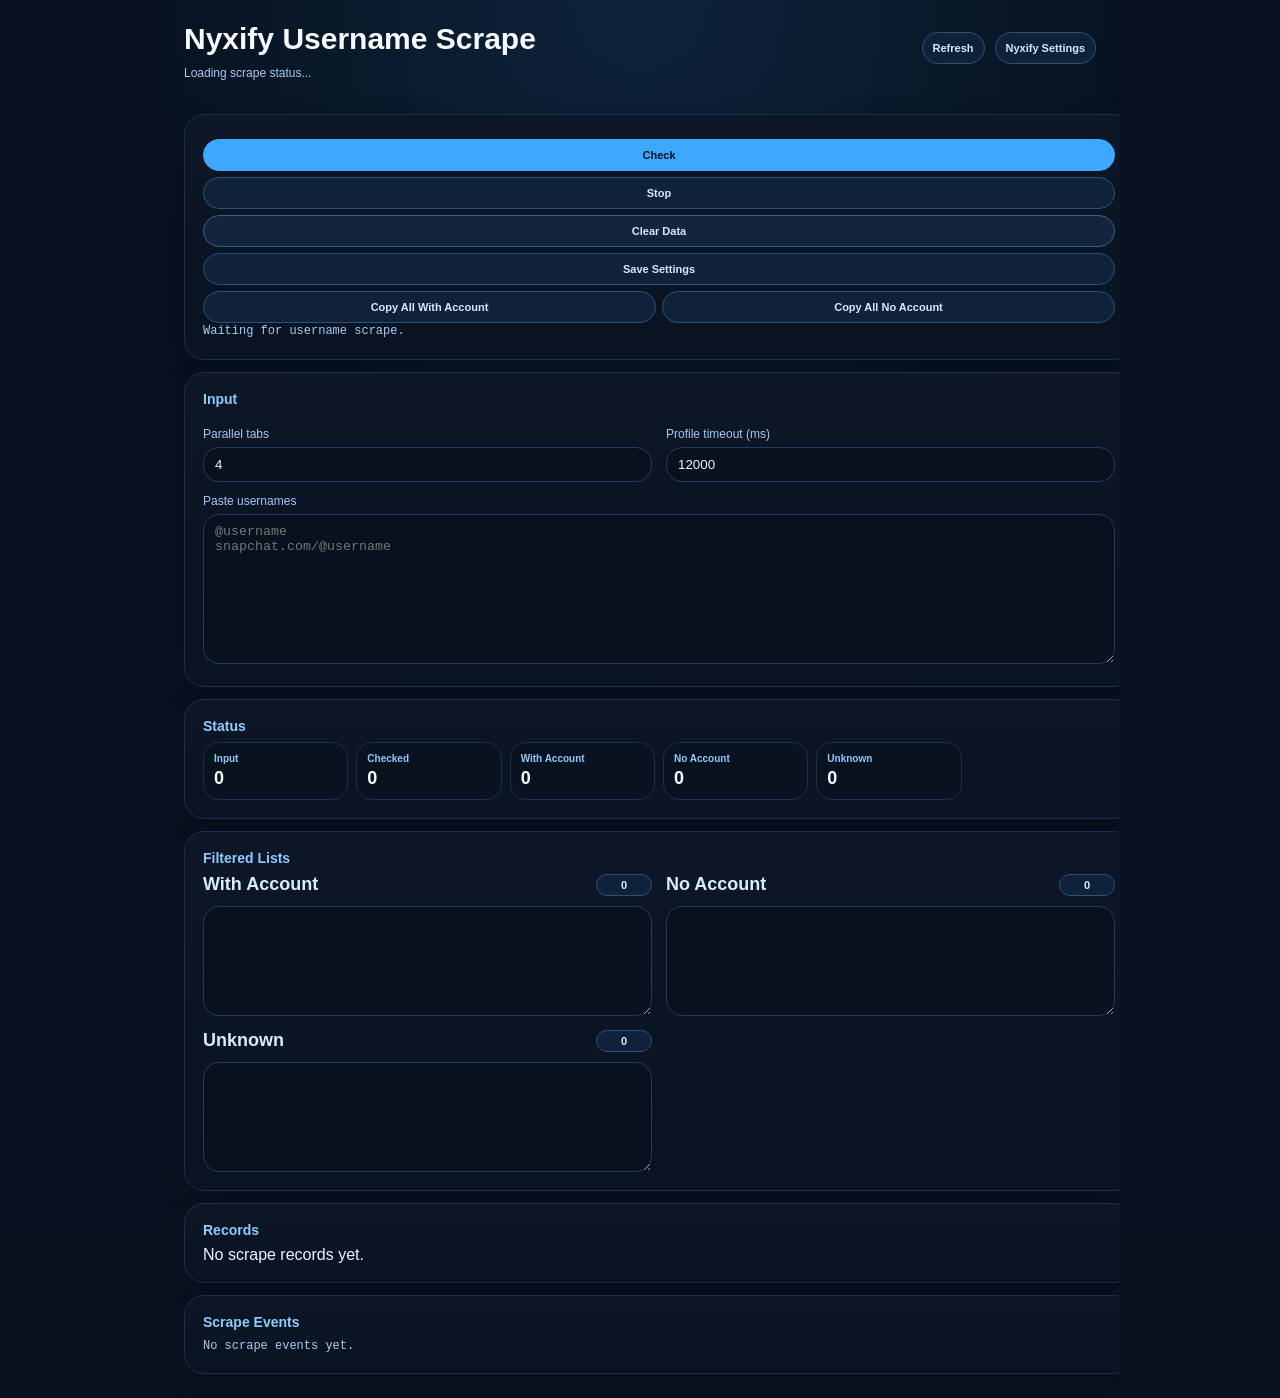
<file: nyxify_extension/scrape.html>
<!doctype html>
<html lang="en">
<head>
  <meta charset="utf-8">
  <title>Nyxify Username Scrape</title>
  <link rel="stylesheet" href="styles.css">
</head>
<body class="nyxify-body nyxify-settings-body">
  <main class="panel panel-settings-page">
    <div class="settings-page-shell">
      <header class="settings-page-header">
        <div>
          <h1>Nyxify Username Scrape</h1>
          <p id="scrapeStatusLine" class="muted">Loading scrape status...</p>
        </div>
        <div class="settings-page-actions">
          <button id="scrapeRefreshButton" class="button button-secondary" type="button">Refresh</button>
          <button id="scrapeOpenOptionsButton" class="button button-secondary" type="button">Nyxify Settings</button>
        </div>
      </header>

      <section class="card settings-card settings-card-wide">
        <div class="button-row button-row-compact">
          <button id="scrapeStartButton" class="button" type="button">Check</button>
          <button id="scrapePauseButton" class="button button-secondary" type="button" style="display:none">Pause</button>
          <button id="scrapeResumeButton" class="button" type="button" style="display:none">Resume</button>
          <button id="scrapeStopButton" class="button button-secondary" type="button">Stop</button>
          <button id="scrapeClearButton" class="button button-danger" type="button">Clear Data</button>
          <button id="scrapeSaveButton" class="button button-secondary" type="button">Save Settings</button>
        </div>
        <div class="button-row button-row-compact button-row-two">
          <button id="copyWithAccountButton" class="button button-secondary" type="button">Copy All With Account</button>
          <button id="copyNoAccountButton" class="button button-secondary" type="button">Copy All No Account</button>
        </div>
        <pre id="scrapeRunnerSummary">Waiting for username scrape.</pre>
      </section>

      <section class="card settings-card settings-card-wide">
        <h2>Input</h2>
        <div class="settings-page-grid">
          <label class="setting-field">
            <span class="label">Parallel tabs</span>
            <input id="scrapeParallelTabsInput" class="input" type="number" min="1" max="50" step="1" value="4">
          </label>
          <label class="setting-field">
            <span class="label">Profile timeout (ms)</span>
            <input id="scrapeTimeoutMsInput" class="input" type="number" min="4000" max="60000" step="500" value="12000">
          </label>
        </div>
        <label class="label" for="scrapeInputText">Paste usernames</label>
        <textarea id="scrapeInputText" class="input textarea-input scrape-input" placeholder="@username&#10;snapchat.com/@username"></textarea>
      </section>

      <section class="card settings-card settings-card-wide">
        <h2>Status</h2>
        <div class="scrape-summary-grid scrape-summary-grid-wide">
          <div class="status-tile"><span class="status-tile-label">Input</span><strong id="scrapeInputCount">0</strong></div>
          <div class="status-tile"><span class="status-tile-label">Checked</span><strong id="scrapeCheckedCount">0</strong></div>
          <div class="status-tile"><span class="status-tile-label">With Account</span><strong id="scrapeWithAccountCount">0</strong></div>
          <div class="status-tile"><span class="status-tile-label">No Account</span><strong id="scrapeNoAccountCount">0</strong></div>
          <div class="status-tile"><span class="status-tile-label">Unknown</span><strong id="scrapeUnknownCount">0</strong></div>
        </div>
      </section>

      <section class="card settings-card settings-card-wide">
        <h2>Filtered Lists</h2>
        <div class="scrape-results-grid">
          <section class="scrape-results-panel">
            <div class="scrape-group-header">
              <div class="scrape-group-title">With Account</div>
              <span id="withAccountBadge" class="scrape-group-count">0</span>
            </div>
            <textarea id="withAccountResults" class="input textarea-input scrape-results-text" readonly></textarea>
          </section>
          <section class="scrape-results-panel">
            <div class="scrape-group-header">
              <div class="scrape-group-title">No Account</div>
              <span id="noAccountBadge" class="scrape-group-count">0</span>
            </div>
            <textarea id="noAccountResults" class="input textarea-input scrape-results-text" readonly></textarea>
          </section>
          <section class="scrape-results-panel">
            <div class="scrape-group-header">
              <div class="scrape-group-title">Unknown</div>
              <span id="unknownBadge" class="scrape-group-count">0</span>
            </div>
            <textarea id="unknownResults" class="input textarea-input scrape-results-text" readonly></textarea>
          </section>
        </div>
      </section>

      <section class="card settings-card settings-card-wide">
        <h2>Records</h2>
        <div id="scrapeRecordsTable" class="scrape-records-table">No scrape records yet.</div>
      </section>

      <section class="card settings-card settings-card-wide">
        <h2>Scrape Events</h2>
        <pre id="scrapeEventLog">No scrape events yet.</pre>
      </section>
    </div>
  </main>
  <script src="scrape.js"></script>
</body>
</html>
</file>
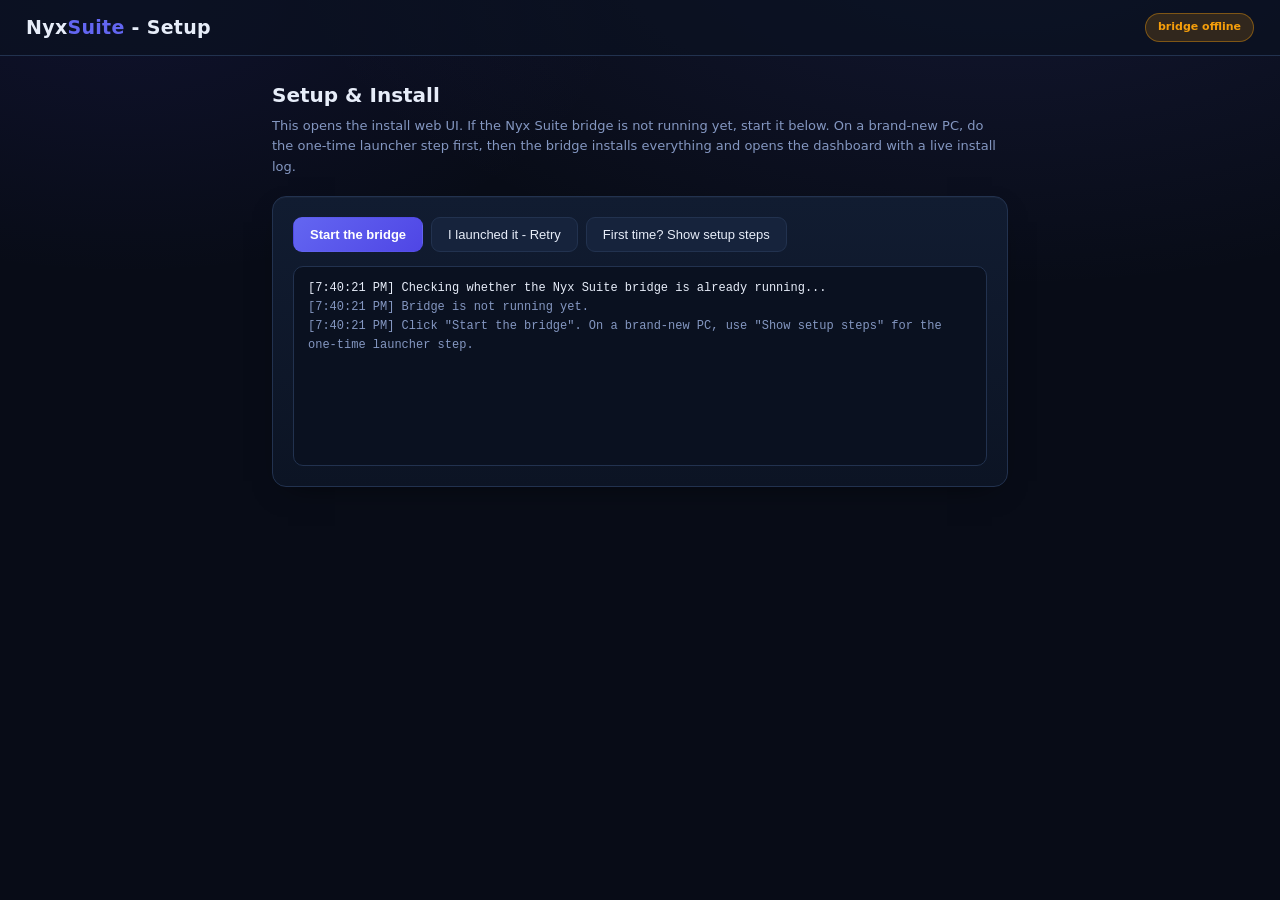
<file: nyxify_extension/setup.html>
<!doctype html>
<html lang="en">
<head>
  <meta charset="utf-8">
  <meta name="viewport" content="width=device-width, initial-scale=1">
  <title>Nyx Suite - Setup &amp; Install</title>
  <style>
    :root {
      --bg: #080c17;
      --panel: #111c31;
      --panel2: #0c1424;
      --panel-hi: #16233c;
      --line: #22324f;
      --line-soft: #1a2740;
      --text: #e7edf9;
      --muted: #8497c1;
      --faint: #5f6f96;
      --accent: #6366f1;
      --accent2: #4f46e5;
      --ok: #10b981;
      --warn: #f59e0b;
      --bad: #ef4444;
      --card-shadow: 0 1px 0 rgba(255, 255, 255, .03) inset, 0 10px 30px -16px rgba(0, 0, 0, .7);
      --r-md: 10px;
      --r-lg: 14px;
    }
    * { box-sizing: border-box; }
    html, body { margin: 0; min-height: 100%; }
    body {
      background:
        radial-gradient(1200px 600px at 78% -8%, rgba(99, 102, 241, .12), transparent 60%),
        radial-gradient(900px 500px at 10% 0%, rgba(79, 70, 229, .10), transparent 55%),
        var(--bg);
      background-attachment: fixed;
      color: var(--text);
      font: 14px/1.5 system-ui, "Segoe UI", Roboto, Arial, sans-serif;
      -webkit-font-smoothing: antialiased;
    }
    .topbar {
      display: flex;
      align-items: center;
      gap: 12px;
      padding: 13px 26px;
      background: rgba(11, 17, 32, .72);
      border-bottom: 1px solid var(--line);
      position: sticky;
      top: 0;
    }
    .brand { font-weight: 700; font-size: 19px; letter-spacing: .3px; }
    .brand span { color: var(--accent); }
    .pill {
      margin-left: auto;
      padding: 5px 12px;
      border-radius: 999px;
      font-size: 11px;
      font-weight: 600;
      border: 1px solid transparent;
    }
    .pill.off { background: rgba(245, 158, 11, .16); color: var(--warn); border-color: rgba(245, 158, 11, .4); }
    .pill.on { background: rgba(16, 185, 129, .16); color: var(--ok); border-color: rgba(16, 185, 129, .4); }
    main { max-width: 780px; margin: 24px auto; padding: 0 22px; }
    h1 { font-size: 20px; font-weight: 600; margin: 0 0 6px; }
    .lead { color: var(--muted); font-size: 13px; margin: 0 0 18px; line-height: 1.6; }
    .card {
      background: linear-gradient(180deg, var(--panel), var(--panel2));
      border: 1px solid var(--line);
      border-radius: var(--r-lg);
      padding: 20px;
      box-shadow: var(--card-shadow);
      margin-bottom: 18px;
    }
    .actions { display: flex; gap: 8px; flex-wrap: wrap; margin-bottom: 14px; }
    button.btn {
      background: var(--panel-hi);
      color: var(--text);
      border: 1px solid var(--line);
      padding: 9px 16px;
      border-radius: 9px;
      cursor: pointer;
      font-weight: 500;
      font-size: 13px;
      transition: border-color 160ms ease, background 160ms ease, filter 160ms ease, transform 140ms ease;
    }
    button.btn:active { transform: scale(.97); }
    button.btn:hover { border-color: var(--accent); }
    button.btn.primary { background: linear-gradient(135deg, var(--accent), var(--accent2)); border-color: transparent; color: #fff; font-weight: 600; }
    button.btn.primary:hover { filter: brightness(1.08); }
    button.btn:disabled { opacity: .45; cursor: not-allowed; }
    .log {
      background: #0a1120;
      border: 1px solid var(--line);
      border-radius: var(--r-md);
      padding: 12px 14px;
      font: 12px/1.6 Consolas, "Courier New", monospace;
      color: var(--text);
      height: 200px;
      overflow: auto;
      white-space: pre-wrap;
    }
    .logline { white-space: pre-wrap; }
    .logline.ok { color: var(--ok); }
    .logline.bad { color: var(--bad); }
    .logline.muted { color: var(--muted); }
    h2 { font-size: 14px; font-weight: 600; color: #aeb6ff; margin: 0 0 12px; font-family: Consolas, "Courier New", monospace; }
    .os { margin-bottom: 16px; }
    .os h3 { font-size: 13px; margin: 0 0 8px; color: var(--text); }
    .step { display: flex; gap: 8px; align-items: center; margin: 6px 0; }
    .step .num {
      flex: 0 0 20px;
      height: 20px;
      border-radius: 50%;
      background: var(--panel-hi);
      border: 1px solid var(--line);
      display: flex;
      align-items: center;
      justify-content: center;
      font-size: 11px;
      color: var(--muted);
    }
    code {
      background: #0a1120;
      border: 1px solid var(--line);
      border-radius: 6px;
      padding: 4px 9px;
      font: 12px/1.4 Consolas, "Courier New", monospace;
      color: #aeb6ff;
      flex: 1;
      overflow: auto;
      white-space: nowrap;
    }
    .copy { background: transparent; border: 1px solid var(--line); color: var(--muted); border-radius: 7px; padding: 5px 10px; font-size: 11px; cursor: pointer; }
    .copy:hover { border-color: var(--accent); color: var(--text); }
    .note { font-size: 12px; color: var(--faint); line-height: 1.6; border-top: 1px solid var(--line-soft); padding-top: 12px; margin-top: 6px; }
  </style>
</head>
<body>
  <header class="topbar">
    <div class="brand">Nyx<span>Suite</span> - Setup</div>
    <span id="statePill" class="pill off">bridge offline</span>
  </header>
  <main>
    <h1>Setup &amp; Install</h1>
    <p class="lead">This opens the install web UI. If the Nyx Suite bridge is not running yet, start it below. On a brand-new PC, do the one-time launcher step first, then the bridge installs everything and opens the dashboard with a live install log.</p>

    <div class="card">
      <div class="actions">
        <button id="startBtn" class="btn primary" type="button">Start the bridge</button>
        <button id="retryBtn" class="btn" type="button">I launched it - Retry</button>
        <button id="showStepsBtn" class="btn" type="button">First time? Show setup steps</button>
      </div>
      <div id="log" class="log" aria-live="polite"></div>
    </div>

    <div id="steps" class="card" hidden>
      <h2>One-time setup (fresh machine)</h2>
      <p class="lead">Extract the release folder, then run the launcher for your OS once. It creates the Python environment, installs dependencies and the Playwright browser, registers the agent, and starts the bridge. After that, this button can start the bridge for you.</p>

      <div class="os">
        <h3>Windows</h3>
        <div class="step"><span class="num">1</span><code>Right-click run_nyx_suite.bat - Run</code><button class="copy" data-copy="run_nyx_suite.bat">Copy</button></div>
        <div class="step"><span class="num">2</span><code>or: PowerShell - .\portable_launch_nyx.ps1</code><button class="copy" data-copy=".\portable_launch_nyx.ps1">Copy</button></div>
      </div>
      <div class="os">
        <h3>macOS</h3>
        <div class="step"><span class="num">1</span><code>chmod +x *.sh *.command</code><button class="copy" data-copy="chmod +x *.sh *.command">Copy</button></div>
        <div class="step"><span class="num">2</span><code>./run_nyx_suite.command</code><button class="copy" data-copy="./run_nyx_suite.command">Copy</button></div>
      </div>
      <div class="os">
        <h3>Linux</h3>
        <div class="step"><span class="num">1</span><code>chmod +x *.sh</code><button class="copy" data-copy="chmod +x *.sh">Copy</button></div>
        <div class="step"><span class="num">2</span><code>./run_nyx_suite.sh</code><button class="copy" data-copy="./run_nyx_suite.sh">Copy</button></div>
      </div>
      <p class="note">Still seeing "native messaging host not found"? Close the bridge and run once: <code style="display:inline;flex:none">python agent_host/install_host.py --register</code> then relaunch.</p>
    </div>
  </main>
  <script src="setup.js"></script>
</body>
</html>
</file>
<file: nyx_extension/styles.css>
body.nyx-body {
  margin: 0;
  font-family: "Segoe UI", sans-serif;
  background: #eff7ff;
  color: #0f2747;
  min-height: 100vh;
  border-radius: 28px;
  overflow-x: hidden;
}

.panel {
  width: 400px;
  min-height: 100vh;
  padding: 14px 14px 12px;
  box-sizing: border-box;
  overflow: hidden;
  border-radius: 28px;
}

.panel-wide {
  width: 400px;
}

.panel-settings-page {
  width: 100%;
  max-width: none;
  min-height: 100vh;
  padding: 24px;
}

h1 {
  margin: 0;
  font-size: 30px;
  color: #0d4ea6;
  line-height: 1;
}

.popup-header {
  display: flex;
  align-items: center;
  justify-content: space-between;
  gap: 8px;
}

.header-right {
  display: flex;
  align-items: flex-start;
  gap: 8px;
}

.header-refresh-button {
  width: 32px;
  height: 32px;
  border: 1px solid #9cc8ff;
  border-radius: 999px;
  background: #ffffff;
  color: #1e88e5;
  display: inline-flex;
  align-items: center;
  justify-content: center;
  cursor: pointer;
  padding: 0;
  flex: 0 0 auto;
}

.header-refresh-button:active {
  background: #eef6ff;
  border-color: #7eb7ff;
}

.header-refresh-button:disabled {
  cursor: wait;
  opacity: 0.85;
}

.header-refresh-icon {
  font-size: 18px;
  line-height: 1;
  display: inline-flex;
  align-items: center;
  justify-content: center;
}

.header-refresh-button.is-loading .header-refresh-icon {
  animation: nyx-spin 0.8s linear infinite;
}

@keyframes nyx-spin {
  from {
    transform: rotate(0deg);
  }
  to {
    transform: rotate(360deg);
  }
}

.popup-title-row {
  display: flex;
  align-items: center;
  gap: 6px;
}

.popup-logo {
  width: 22px;
  height: 22px;
  object-fit: contain;
  flex: 0 0 auto;
  align-self: center;
}

.popup-title-row h1 {
  font-size: 18px;
}

.settings-gear {
  font-size: 20px;
  line-height: 1;
  color: #1e88e5;
  text-decoration: none;
  display: inline-flex;
  align-items: center;
  justify-content: center;
  min-width: 24px;
}

.settings-gear:active {
  color: #1565c0;
}

h2 {
  margin: 0 0 8px;
  font-size: 14px;
  color: #1b5fc1;
}

.card {
  margin: 12px 0;
  padding: 12px;
  border: 1px solid #c9e0ff;
  border-radius: 22px;
  background: #ffffff;
  box-shadow: 0 1px 2px rgba(45, 122, 255, 0.06);
}

.card-collapsible {
  padding: 0;
  overflow: hidden;
}

.card-toggle {
  width: 100%;
  padding: 14px 16px;
  border: 0;
  background: #ffffff;
  color: #1b5fc1;
  display: flex;
  align-items: center;
  justify-content: space-between;
  font-size: 14px;
  font-weight: 600;
  cursor: pointer;
  text-align: left;
  list-style: none;
}

.card-toggle:active {
  background: #eef6ff;
}

.card-toggle::-webkit-details-marker {
  display: none;
}

.chevron {
  color: #5d84b6;
  font-size: 18px;
  line-height: 1;
}

details[open] .chevron {
  transform: rotate(180deg);
}

.collapsible-content {
  margin: 0;
  padding: 0 16px 14px;
}

.label {
  display: block;
  margin: 12px 0 6px;
  font-size: 13px;
  color: #255894;
}

.input {
  width: 100%;
  padding: 8px 10px;
  border: 1px solid #bdd8ff;
  border-radius: 20px;
  box-sizing: border-box;
  background: #f8fbff;
  color: #0f2747;
  outline: none;
}

.button {
  margin-top: 8px;
  padding: 7px 10px;
  border: 1px solid #1976d2;
  border-radius: 999px;
  background: #1976d2;
  color: #fff;
  cursor: pointer;
  font-weight: 600;
  font-size: 12px;
  line-height: 1.1;
}

.button:active {
  background: #1565c0;
  border-color: #1565c0;
}

.button-danger {
  background: #eaf4ff;
  color: #1557a8;
  border-color: #9cc8ff;
}

.button-secondary {
  background: #ffffff;
  color: #1976d2;
  border-color: #9cc8ff;
}

.button-secondary:active {
  background: #eef6ff;
  border-color: #7eb7ff;
}

.button-toggle-active,
.button-toggle-active:active {
  background: #22a35a;
  border-color: #22a35a;
  color: #ffffff;
}

.button-danger:active {
  background: #d6ebff;
  border-color: #7eb7ff;
}

.toggle-row {
  display: flex;
  align-items: center;
  justify-content: space-between;
  gap: 10px;
  margin: 8px 0 10px;
  font-size: 12px;
  color: #255894;
}

.toggle-text {
  flex: 1 1 auto;
}

.toggle-switch {
  position: relative;
  display: inline-flex;
  align-items: center;
  width: 48px;
  height: 28px;
}

.toggle-switch input {
  position: absolute;
  inset: 0;
  opacity: 0;
  margin: 0;
  cursor: pointer;
}

.toggle-slider {
  width: 48px;
  height: 28px;
  border-radius: 999px;
  background: #bfdcff;
  border: 1px solid #9fc8ff;
  box-sizing: border-box;
  position: relative;
}

.toggle-slider::before {
  content: "";
  position: absolute;
  top: 3px;
  left: 3px;
  width: 20px;
  height: 20px;
  border-radius: 50%;
  background: #ffffff;
  box-shadow: 0 1px 2px rgba(15, 39, 71, 0.18);
}

.toggle-switch input:checked + .toggle-slider {
  background: #1e88e5;
  border-color: #1e88e5;
}

.toggle-switch input:checked + .toggle-slider::before {
  left: 23px;
}

.toggle-switch input:active + .toggle-slider {
  background: #1976d2;
}

.button-row {
  display: flex;
  gap: 6px;
  margin-top: 6px;
  flex-wrap: wrap;
}

.button-row-compact {
  display: grid;
}

.button-row-four {
  grid-template-columns: repeat(4, minmax(0, 1fr));
}

.button-row-three {
  grid-template-columns: repeat(3, minmax(0, 1fr));
}

.button-row-two {
  grid-template-columns: repeat(2, minmax(0, 1fr));
}

.button-row-single {
  grid-template-columns: minmax(0, 1fr);
}

.quick-nav-row {
  margin-bottom: 2px;
}

.button-row-compact .button {
  margin-top: 0;
  min-width: 0;
  width: 100%;
  padding: 7px 6px;
  font-size: 11px;
  letter-spacing: 0;
}

.bot-controls-panel {
  margin-top: 8px;
  padding: 7px 9px;
  border: 1px solid #c9e0ff;
  border-radius: 18px;
  background: #fbfdff;
}

.bot-state-pill {
  display: inline-flex;
  align-items: center;
  gap: 7px;
  max-width: 100%;
  color: #244b76;
  font-size: 12px;
  font-weight: 700;
  line-height: 1;
}

.bot-state-dot {
  width: 10px;
  height: 10px;
  border-radius: 50%;
  flex: 0 0 auto;
  background: #94a3b8;
  box-shadow: 0 0 0 3px rgba(148, 163, 184, 0.18);
}

.bot-state-running .bot-state-dot {
  background: #22b45f;
  box-shadow: 0 0 0 3px rgba(34, 180, 95, 0.18);
}

.bot-state-paused .bot-state-dot,
.bot-state-waiting .bot-state-dot {
  background: #f2b84b;
  box-shadow: 0 0 0 3px rgba(242, 184, 75, 0.22);
}

.bot-state-stopped .bot-state-dot {
  background: #94a3b8;
}

.bot-state-offline .bot-state-dot {
  background: #d94a4a;
  box-shadow: 0 0 0 3px rgba(217, 74, 74, 0.18);
}

.bot-action-row {
  padding-top: 2px;
}

.bot-action-button {
  display: inline-flex;
  align-items: center;
  justify-content: center;
  gap: 4px;
  white-space: nowrap;
}

.bot-action-icon {
  display: inline-flex;
  align-items: center;
  justify-content: center;
  min-width: 12px;
  font-size: 10px;
  line-height: 1;
}

.bot-action-stop-active,
.bot-action-stop-active:active {
  background: #d64545;
  border-color: #d64545;
  color: #ffffff;
}

.bot-action-resume-active,
.bot-action-resume-active:active {
  background: #d49121;
  border-color: #d49121;
  color: #ffffff;
}

.bot-action-button:disabled {
  cursor: not-allowed;
  opacity: 0.58;
  transform: none;
}

.inline-settings {
  margin-top: 8px;
}

.settings-grid {
  display: grid;
  grid-template-columns: repeat(2, minmax(0, 1fr));
  gap: 8px 10px;
}

.setting-field {
  min-width: 0;
}

.setting-field-wide {
  grid-column: 1 / -1;
}

.speed-input {
  width: 100%;
  margin: 0;
  accent-color: #1e88e5;
}

.inline-settings .label {
  margin-top: 0;
  margin-bottom: 4px;
  font-size: 12px;
}

.inline-settings .button {
  width: 100%;
  margin-top: 6px;
}

.compact-toggle {
  margin-top: 6px;
  margin-bottom: 6px;
}

.settings-actions {
  margin-top: 14px;
  display: flex;
  flex-direction: column;
  gap: 8px;
}

.queue-search-input {
  margin-bottom: 10px;
}

.rename-grid {
  display: grid;
  grid-template-columns: minmax(0, 1fr);
  gap: 8px;
}

.rename-summary {
  margin-top: 4px;
  margin-bottom: 10px;
  padding: 10px 12px;
  border-radius: 16px;
  border: 1px solid #d7e8ff;
  background: #fbfdff;
  color: #1a3f6b;
  font-size: 12px;
  font-weight: 600;
}

.rename-button-row {
  margin-bottom: 8px;
}

#dailyUpdatePreview {
  max-height: 170px;
}

.queue-action-row {
  display: grid;
  grid-template-columns: repeat(4, minmax(0, 1fr));
  gap: 8px;
  margin-top: 2px;
  margin-bottom: 10px;
}

.queue-action-row .button {
  margin-top: 0;
  min-width: 0;
  padding: 8px 6px;
  font-size: 12px;
  letter-spacing: 0;
  text-align: center;
}

.queue-table {
  border: 1px solid #d7e8ff;
  border-radius: 18px;
  background: #fbfdff;
  overflow: hidden;
}

.queue-table-empty {
  padding: 12px;
  color: #4f76a4;
  font-size: 12px;
}

.queue-table-header,
.queue-table-row {
  display: grid;
  grid-template-columns: 18px 76px 48px 44px minmax(0, 1fr);
  gap: 6px;
  align-items: center;
  padding: 8px 6px;
  font-size: 10px;
}

.queue-table-header {
  background: #eef6ff;
  color: #1b5fc1;
  font-weight: 700;
  border-bottom: 1px solid #d7e8ff;
}

.queue-table-row {
  color: #1a3f6b;
  border-top: 1px solid #edf4ff;
  cursor: pointer;
  width: 100%;
  border-left: 0;
  border-right: 0;
  border-bottom: 0;
  background: #fbfdff;
  text-align: left;
  font: inherit;
  user-select: none;
}

.queue-table-row:first-of-type {
  border-top: 0;
}

.queue-table-row:hover {
  background: #f1f7ff;
}

.queue-table-row-selected {
  background: #dcecff;
}

.queue-cell {
  overflow: hidden;
  text-overflow: ellipsis;
  white-space: nowrap;
  min-width: 0;
}

.queue-open-cell {
  display: flex;
  align-items: center;
  justify-content: center;
}

.queue-open-indicator {
  width: 10px;
  height: 10px;
  border-radius: 50%;
  display: inline-block;
  box-shadow: 0 0 0 2px rgba(255, 255, 255, 0.9);
}

.queue-open-indicator-running {
  background: #22b45f;
}

.queue-open-indicator-failed {
  background: #e04f4f;
}

.queue-open-indicator-done {
  background: #2f80ed;
}

.queue-open-indicator-base {
  background: #94a3b8;
}

.queue-id-cell {
  user-select: text;
  cursor: text;
}

.queue-table-header .queue-cell:last-child,
.queue-table-row .queue-cell:last-child {
  white-space: nowrap;
  overflow: hidden;
  text-overflow: ellipsis;
}

.connection-row {
  display: flex;
  align-items: center;
  gap: 8px;
  margin: 4px 0 8px;
  font-size: 12px;
  color: #255894;
}

.runner-dot {
  width: 10px;
  height: 10px;
  border-radius: 50%;
  display: inline-block;
}

.runner-dot-online {
  background: #27b36a;
}

.runner-dot-offline {
  background: #d94a4a;
}

.runner-status-mini {
  min-width: 0;
}

.runner-status-summary {
  list-style: none;
  display: flex;
  align-items: center;
  gap: 6px;
  cursor: pointer;
  font-size: 11px;
  color: #255894;
  max-width: 154px;
}

.runner-view-button {
  margin-left: auto;
  padding: 3px 7px;
  border: 1px solid #9fc8ff;
  border-radius: 999px;
  background: #ffffff;
  color: #1e88e5;
  font-size: 10px;
  font-weight: 600;
  line-height: 1;
}

.runner-status-summary::-webkit-details-marker {
  display: none;
}

.runner-status-popup {
  position: absolute;
  right: 58px;
  top: 48px;
  width: 176px;
  padding: 9px 10px;
  border: 1px solid #c9e0ff;
  border-radius: 16px;
  background: #ffffff;
  box-shadow: 0 4px 18px rgba(45, 122, 255, 0.12);
  z-index: 5;
}

.sticky-top {
  position: sticky;
  top: 0;
  z-index: 2;
  background: #eff7ff;
  padding-bottom: 8px;
  border-radius: 0 0 22px 22px;
}

.scroll-area {
  max-height: calc(100vh - 200px);
  overflow-y: auto;
  padding-right: 4px;
}

.scroll-area-tall {
  max-height: calc(100vh - 200px);
}

.link,
.muted,
pre {
  font-size: 12px;
}

pre {
  margin: 0;
  white-space: pre;
  word-break: normal;
  overflow-x: auto;
  color: #1a3f6b;
  font-family: Consolas, "Courier New", monospace;
  font-size: 12px;
  line-height: 1.45;
}

.muted {
  color: #4f76a4;
}

#statusLine,
#syncLine {
  color: #255894;
}

.settings-link {
  display: inline-block;
  margin-top: 10px;
}

input[type="checkbox"] {
  accent-color: #1e88e5;
}

.brand-mark {
  margin: 8px 0 0;
  font-size: 11px;
  color: #6a8fbd;
  text-align: center;
}

#statusLine,
#runnerLine {
  margin: 8px 0 0;
  font-size: 12px;
}

.file-import-button {
  width: 100%;
  box-sizing: border-box;
  text-align: center;
  justify-content: center;
  display: inline-flex;
}

.nyx-settings-body {
  overflow: auto;
}

.settings-page-shell {
  width: min(1200px, 100%);
  margin: 0 auto;
}

.settings-page-header {
  display: flex;
  align-items: flex-start;
  justify-content: space-between;
  gap: 20px;
  margin-bottom: 22px;
}

.settings-page-actions {
  display: flex;
  align-items: center;
  gap: 14px;
  flex-wrap: wrap;
  justify-content: flex-end;
}

.settings-page-toggle {
  margin: 0;
  min-width: 220px;
}

.settings-feedback {
  max-width: 680px;
  margin-top: 10px;
}

.settings-page-grid {
  display: grid;
  grid-template-columns: repeat(2, minmax(0, 1fr));
  gap: 18px;
}

.settings-card {
  padding: 18px;
}

.settings-card h2 {
  margin-bottom: 12px;
}

.settings-inline-toggle {
  margin-top: 18px;
  margin-bottom: 0;
}

.settings-card-wide {
  grid-column: 1 / -1;
}

.scrape-results-groups {
  display: grid;
  gap: 14px;
}

.scrape-results-group {
  display: grid;
  gap: 8px;
}

.scrape-group-header {
  display: flex;
  align-items: center;
  justify-content: space-between;
  gap: 10px;
}

.scrape-group-title {
  font-size: 24px;
  font-weight: 700;
  color: #1d4f88;
}

.scrape-group-count {
  display: inline-flex;
  min-width: 38px;
  justify-content: center;
  padding: 4px 10px;
  border-radius: 999px;
  background: #e8eef6;
  border: 1px solid #ccd8e4;
  color: #37587a;
  font-weight: 600;
}

.scrape-results-table {
  display: grid;
  gap: 8px;
}

.scrape-results-row {
  display: grid;
  grid-template-columns: 1.2fr 1fr 1.2fr 1fr 80px;
  gap: 10px;
  align-items: center;
  padding: 10px 12px;
  border-radius: 14px;
  background: #f6f9fc;
  border: 1px solid #d6e0ea;
  color: #22415f;
  font-size: 14px;
}

.scrape-results-header {
  font-weight: 700;
  color: #3b5f84;
}

.settings-actions-grid {
  display: grid;
  grid-template-columns: repeat(3, minmax(0, 1fr));
  gap: 10px 12px;
}

.settings-actions-grid .button,
.settings-actions-grid .file-import-button {
  width: 100%;
  margin-top: 0;
}

@media (max-width: 900px) {
  .settings-page-header {
    flex-direction: column;
  }

  .settings-page-actions {
    justify-content: flex-start;
  }

  .settings-page-grid {
    grid-template-columns: 1fr;
  }

  .settings-actions-grid {
    grid-template-columns: repeat(2, minmax(0, 1fr));
  }

  .scrape-results-row {
    grid-template-columns: 1fr;
  }
}

@media (max-width: 560px) {
  .panel-settings-page {
    padding: 16px;
  }

  .settings-actions-grid {
    grid-template-columns: 1fr;
  }
}

@media (max-width: 360px) {
  .settings-grid {
    grid-template-columns: 1fr;
  }
}

.agent-row {
  display: flex;
  gap: 6px;
  margin-top: 6px;
}

.agent-row .button {
  flex: 1;
  margin-top: 0;
  font-size: 11px;
  text-align: center;
}

.button-small {
  padding: 5px 8px;
  font-size: 11px;
}

.button.bridge-on {
  background: #16a34a;
  border-color: #16a34a;
  color: #ffffff;
}

.button.bridge-on:hover {
  background: #15803d;
  border-color: #15803d;
}

.button.bridge-off {
  background: #dc2626;
  border-color: #dc2626;
  color: #ffffff;
}

.button.bridge-off:hover {
  background: #b91c1c;
  border-color: #b91c1c;
}

.ext-reload-banner {
  background: #fff7e6;
  border: 1px solid #ffd591;
  color: #7a4d00;
  border-radius: 8px;
  padding: 7px 10px;
  font-size: 12px;
  line-height: 1.45;
  margin: 6px 0;
}

.ext-reload-banner a {
  color: #0d4ea6;
  font-weight: 600;
  cursor: pointer;
  text-decoration: underline;
}
</file>
<file: nyxify_extension/styles.css>
html,
body {
  margin: 0;
  padding: 0;
}

body.nyxify-body {
  width: 400px;
  min-width: 400px;
  max-width: 400px;
  height: 640px;
  min-height: 640px;
  max-height: 640px;
  font-family: "Segoe UI", sans-serif;
  background:
    radial-gradient(circle at top, rgba(61, 168, 255, 0.12), transparent 34%),
    linear-gradient(180deg, #07111f 0%, #091320 100%);
  color: #edf5ff;
  overflow: hidden;
  border-radius: 28px;
}

body.nyxify-body.nyxify-settings-body {
  width: auto;
  min-width: 0;
  max-width: none;
  height: auto;
  min-height: 100vh;
  max-height: none;
  overflow: auto;
}

.panel {
  width: 400px;
  height: 640px;
  padding: 14px 14px 12px;
  box-sizing: border-box;
  overflow: hidden;
  border-radius: 28px;
}

.panel-wide {
  width: 400px;
}

.popup-shell {
  display: flex;
  flex-direction: column;
  gap: 10px;
}

.panel-settings-page {
  width: 100%;
  max-width: 960px;
  height: auto;
  min-height: 100vh;
  margin: 0 auto;
  padding: 24px;
  display: block;
}

.settings-page-shell {
  width: min(1180px, 100%);
  margin: 0 auto;
}

.settings-page-header {
  display: flex;
  align-items: flex-start;
  justify-content: space-between;
  gap: 20px;
  margin-bottom: 22px;
}

.settings-page-actions {
  display: flex;
  align-items: center;
  gap: 10px;
  flex-wrap: wrap;
  justify-content: flex-end;
}

.popup-frame-header {
  display: grid;
  gap: 10px;
  flex: 0 0 auto;
}

.popup-header,
.popup-title-row,
.toggle-row,
.button-row,
.scrape-group-header {
  display: flex;
}

.popup-header {
  align-items: center;
  justify-content: space-between;
  gap: 8px;
}

.popup-title-row {
  align-items: center;
  gap: 6px;
}

.popup-logo {
  width: 22px;
  height: 22px;
  object-fit: contain;
  flex: 0 0 auto;
  align-self: center;
}

h1 {
  margin: 0;
  font-size: 30px;
  color: #f7fbff;
  letter-spacing: 0;
  line-height: 1;
}

.popup-title-row h1 {
  font-size: 18px;
}

h2 {
  margin: 0 0 8px;
  font-size: 14px;
  color: #8fcaff;
}

.settings-link {
  color: #8fcaff;
  text-decoration: none;
  font-size: 11px;
  font-weight: 700;
  transition: color 0.18s ease;
}

.settings-link:hover {
  color: #cfe8ff;
}

.popup-tabs {
  display: grid;
  grid-template-columns: repeat(2, minmax(0, 1fr));
  gap: 8px;
}

.popup-tab {
  padding: 8px 10px;
  border: 1px solid #1d3c63;
  border-radius: 999px;
  background: #0c1828;
  color: #9fc8f8;
  cursor: pointer;
  font-size: 12px;
  font-weight: 700;
}

.popup-tab-active {
  background: #3da8ff;
  border-color: #3da8ff;
  color: #07111f;
}

.popup-view {
  display: none;
  flex: 1 1 auto;
  min-height: 0;
}

.popup-view-active {
  display: flex;
}

.view-scroll {
  flex: 1 1 auto;
  min-height: 0;
  overflow-y: auto;
  padding-right: 4px;
}

.card {
  margin: 0 0 12px;
  padding: 14px;
  border: 1px solid #17304e;
  border-radius: 20px;
  background: linear-gradient(180deg, rgba(13, 23, 39, 0.98), rgba(10, 19, 33, 0.98));
  box-shadow: 0 8px 24px rgba(0, 0, 0, 0.22);
  backdrop-filter: blur(12px);
}

.card:last-child {
  margin-bottom: 0;
}

.card-hero {
  padding: 14px;
}

.settings-card {
  padding: 18px;
}

.settings-card-wide {
  width: 100%;
}

.label {
  display: block;
  margin: 12px 0 6px;
  font-size: 12px;
  color: #9fc8f8;
}

.input {
  width: 100%;
  padding: 9px 11px;
  border: 1px solid #1d3c63;
  border-radius: 16px;
  box-sizing: border-box;
  background: #08111d;
  color: #edf5ff;
  outline: none;
  transition: border-color 0.16s ease, box-shadow 0.16s ease, background-color 0.16s ease;
}

.input:focus {
  border-color: #59b7ff;
  box-shadow: 0 0 0 3px rgba(61, 168, 255, 0.16);
  background: #0a1523;
}

.textarea-input {
  min-height: 120px;
  resize: vertical;
}

.scrape-input,
.scrape-results-text,
pre {
  font-family: Consolas, "Courier New", monospace;
}

.scrape-input {
  min-height: 150px;
}

.scrape-results-text {
  min-height: 110px;
}

.button {
  margin-top: 8px;
  padding: 9px 10px;
  border: 1px solid #3da8ff;
  border-radius: 999px;
  background: #3da8ff;
  color: #07111f;
  cursor: pointer;
  font-weight: 700;
  font-size: 11px;
  line-height: 1.1;
  transition: transform 0.15s ease, background-color 0.15s ease, border-color 0.15s ease, box-shadow 0.15s ease;
}

.button:hover {
  transform: translateY(-1px);
  box-shadow: 0 8px 18px rgba(61, 168, 255, 0.2);
}

.replace-banned-panel {
  margin-top: 10px;
  padding: 10px;
  border: 1px solid #2b4567;
  border-radius: 16px;
  background: rgba(8, 17, 29, 0.72);
}

.replace-banned-panel strong {
  display: block;
  font-size: 12px;
  color: #f7fbff;
}

.replace-banned-panel p {
  margin: 3px 0 0;
  font-size: 11px;
}

.replace-banned-panel p:empty {
  display: none;
}

.replace-banned-actions {
  margin-top: 2px;
}

.button:active {
  transform: translateY(0);
}

.button-danger {
  background: #13243d;
  color: #d6e9ff;
  border-color: #35608f;
}

.button-secondary {
  background: #10213a;
  color: #d6e9ff;
  border-color: #28517d;
}

.runner-action-button {
  white-space: nowrap;
}

.runner-action-stop-active,
.runner-action-stop-active:active {
  background: #d64545;
  border-color: #d64545;
  color: #ffffff;
}

.runner-action-resume-active,
.runner-action-resume-active:active {
  background: #d49121;
  border-color: #d49121;
  color: #08111f;
}

.runner-action-button:disabled {
  cursor: not-allowed;
  opacity: 0.58;
  transform: none;
}

.toggle-row {
  align-items: center;
  justify-content: space-between;
  gap: 10px;
  margin: 8px 0 10px;
  font-size: 12px;
  color: #a7caf2;
}

.toggle-row-danger {
  color: #ffc4c4;
}

.toggle-text {
  flex: 1 1 auto;
}

.toggle-switch {
  position: relative;
  display: inline-flex;
  align-items: center;
  width: 48px;
  height: 28px;
}

.toggle-switch input {
  position: absolute;
  inset: 0;
  opacity: 0;
  margin: 0;
  cursor: pointer;
}

.toggle-slider {
  width: 48px;
  height: 28px;
  border-radius: 999px;
  background: #18314d;
  border: 1px solid #2c527e;
  box-sizing: border-box;
  position: relative;
}

.toggle-slider::before {
  content: "";
  position: absolute;
  top: 3px;
  left: 3px;
  width: 20px;
  height: 20px;
  border-radius: 50%;
  background: #f7fbff;
}

.toggle-switch input:checked + .toggle-slider {
  background: #3da8ff;
  border-color: #3da8ff;
}

.toggle-switch input:checked + .toggle-slider::before {
  left: 23px;
}

.toggle-switch-danger .toggle-slider {
  background: #221012;
  border-color: #7c3036;
}

.toggle-switch-danger input:checked + .toggle-slider {
  background: #cc2f3f;
  border-color: #cc2f3f;
}

.toggle-switch-warning .toggle-slider {
  background: #241b09;
  border-color: #76551a;
}

.toggle-switch-warning input:checked + .toggle-slider {
  background: #d49121;
  border-color: #d49121;
}

.provider-lock-row {
  display: grid;
  grid-template-columns: repeat(2, minmax(0, 1fr));
  gap: 10px;
  margin: 10px 0 12px;
}

.provider-lock-segmented {
  display: grid;
  grid-template-columns: repeat(2, minmax(0, 1fr));
  align-items: center;
  height: 42px;
  padding: 4px;
  border: 1px solid #30343b;
  border-radius: 999px;
  background: #151719;
  box-shadow: inset 0 0 0 1px rgba(255, 255, 255, 0.03), 0 8px 18px rgba(0, 0, 0, 0.28);
  box-sizing: border-box;
}

.provider-lock-option {
  height: 34px;
  min-width: 0;
  padding: 0;
  border: 0;
  border-radius: 999px;
  background: transparent;
  color: #8c9098;
  cursor: pointer;
  font-family: inherit;
  font-size: 18px;
  font-weight: 800;
  line-height: 1;
  transition: background-color 0.16s ease, color 0.16s ease, box-shadow 0.16s ease;
}

.provider-lock-option-active {
  background: #fffb00;
  color: #050505;
  box-shadow: 0 0 16px rgba(255, 251, 0, 0.45);
}

.provider-lock-option:focus-visible {
  outline: 2px solid #fffb00;
  outline-offset: 2px;
}

.auto-fill-target-row {
  display: grid;
  grid-template-columns: minmax(0, 1fr) 96px;
  gap: 6px 10px;
  align-items: center;
  margin: -2px 0 10px;
}

.auto-fill-target-row .label {
  margin: 0;
}

.auto-fill-target-row .muted {
  grid-column: 1 / -1;
  margin: 0;
}

.button-row {
  gap: 6px;
  margin-top: 6px;
  flex-wrap: wrap;
}

.button-row-compact {
  display: grid;
}

.button-row-two {
  grid-template-columns: repeat(2, minmax(0, 1fr));
}

.button-row-three {
  grid-template-columns: repeat(3, minmax(0, 1fr));
}

.button-row-four {
  grid-template-columns: repeat(4, minmax(0, 1fr));
}

.button-row-single {
  grid-template-columns: minmax(0, 1fr);
}

.button-row-compact .button {
  margin-top: 0;
  width: 100%;
  min-width: 0;
}

.settings-grid {
  display: grid;
  grid-template-columns: repeat(2, minmax(0, 1fr));
  gap: 8px 10px;
}

.settings-page-grid {
  display: grid;
  grid-template-columns: repeat(2, minmax(0, 1fr));
  gap: 12px 14px;
}

.setting-field {
  min-width: 0;
}

.status-cluster {
  display: grid;
  gap: 4px;
}

.status-cluster p {
  margin: 0;
}

.runner-action-strip {
  display: grid;
  grid-template-columns: minmax(0, 1fr) minmax(150px, 1.1fr);
  gap: 8px;
  align-items: center;
  margin-top: 10px;
}

.runner-state-pill {
  display: inline-flex;
  align-items: center;
  gap: 7px;
  min-width: 0;
  padding: 8px 10px;
  border: 1px solid #28486c;
  border-radius: 16px;
  background: rgba(8, 17, 29, 0.72);
  color: #cfe6ff;
  font-size: 12px;
  font-weight: 700;
  line-height: 1;
}

.runner-state-dot {
  width: 10px;
  height: 10px;
  border-radius: 50%;
  flex: 0 0 auto;
  background: #8395aa;
  box-shadow: 0 0 0 3px rgba(131, 149, 170, 0.18);
}

.runner-state-running .runner-state-dot {
  background: #27b36a;
  box-shadow: 0 0 0 3px rgba(39, 179, 106, 0.18);
}

.runner-state-paused .runner-state-dot,
.runner-state-waiting .runner-state-dot {
  background: #d49121;
  box-shadow: 0 0 0 3px rgba(212, 145, 33, 0.2);
}

.runner-state-stopped .runner-state-dot {
  background: #8395aa;
}

.runner-state-offline .runner-state-dot {
  background: #d94a4a;
  box-shadow: 0 0 0 3px rgba(217, 74, 74, 0.18);
}

.runner-action-strip .runner-action-row {
  margin-top: 0;
}

.status-tiles,
.scrape-summary-grid {
  display: grid;
  gap: 8px;
  margin-top: 12px;
}

.status-tiles {
  grid-template-columns: repeat(5, minmax(0, 1fr));
}

.scrape-summary-grid {
  grid-template-columns: repeat(3, minmax(0, 1fr));
}

.scrape-summary-grid-wide {
  grid-template-columns: repeat(6, minmax(0, 1fr));
  margin-top: 0;
}

.status-tile {
  padding: 10px 10px;
  border: 1px solid #17304e;
  border-radius: 16px;
  background: rgba(9, 18, 31, 0.92);
  min-width: 0;
}

.status-tile strong {
  display: block;
  margin-top: 4px;
  font-size: 18px;
  color: #f7fbff;
}

.status-tile-label {
  display: block;
  font-size: 10px;
  color: #8fcaff;
  font-weight: 700;
  white-space: normal;
}

.control-panel {
  margin-top: 14px;
  padding-top: 14px;
  border-top: 1px solid rgba(129, 182, 235, 0.12);
}

.inline-settings {
  margin-top: 12px;
}

.queue-action-row {
  display: grid;
  grid-template-columns: repeat(2, minmax(0, 1fr));
  gap: 8px;
  margin-bottom: 10px;
}

.queue-table {
  border: 1px solid #17304e;
  border-radius: 18px;
  background: #07111f;
  overflow: hidden;
}

.queue-table-empty {
  padding: 12px;
  color: #9abfe8;
  font-size: 12px;
}

.queue-table-header,
.queue-table-row {
  display: grid;
  grid-template-columns: 68px 72px 100px 72px minmax(0, 1fr);
  gap: 8px;
  align-items: center;
  padding: 8px 10px;
  font-size: 10px;
}

.queue-table-header {
  background: #0e1d33;
  color: #7fc4ff;
  font-weight: 700;
}

.queue-table-row {
  color: #e8f3ff;
  border-top: 1px solid #10213a;
  cursor: pointer;
  transition: background-color 0.14s ease;
}

.queue-table-row:hover {
  background: rgba(19, 36, 61, 0.72);
}

.queue-table-row-selected {
  background: #10213a;
}

.queue-cell {
  overflow: hidden;
  text-overflow: ellipsis;
  white-space: nowrap;
  min-width: 0;
}

.scrape-group-header {
  align-items: center;
  justify-content: space-between;
  gap: 10px;
}

.scrape-group-count {
  display: inline-flex;
  min-width: 34px;
  justify-content: center;
  padding: 4px 10px;
  border-radius: 999px;
  background: #10213a;
  border: 1px solid #28517d;
  color: #d6e9ff;
  font-size: 11px;
  font-weight: 700;
}

.scrape-group-title {
  font-size: 18px;
  font-weight: 700;
  color: #d8ecff;
}

.scrape-results-grid {
  display: grid;
  grid-template-columns: repeat(2, minmax(0, 1fr));
  gap: 14px;
}

.scrape-results-panel {
  display: grid;
  gap: 10px;
}

.scrape-records-table {
  display: grid;
  gap: 8px;
}

.scrape-records-row {
  display: grid;
  grid-template-columns: 1.2fr 0.9fr 1.2fr 1fr 72px;
  gap: 10px;
  align-items: center;
  padding: 10px 12px;
  border-radius: 14px;
  background: rgba(9, 18, 31, 0.92);
  border: 1px solid #17304e;
  color: #e8f3ff;
  font-size: 13px;
}

.scrape-records-header {
  font-weight: 700;
  color: #8fcaff;
}

.scrape-status-pill {
  display: inline-flex;
  align-items: center;
  justify-content: center;
  padding: 4px 10px;
  border-radius: 999px;
  border: 1px solid transparent;
  font-size: 11px;
  font-weight: 700;
  white-space: nowrap;
}

.scrape-status-pill-has-bitmoji {
  background: rgba(28, 84, 48, 0.28);
  border-color: rgba(82, 191, 117, 0.48);
  color: #b8f0c9;
}

.scrape-status-pill-no-bitmoji {
  background: rgba(112, 87, 10, 0.24);
  border-color: rgba(247, 199, 72, 0.4);
  color: #ffe39c;
}

.scrape-status-pill-not-found {
  background: rgba(101, 42, 42, 0.26);
  border-color: rgba(230, 111, 111, 0.44);
  color: #ffc1c1;
}

.scrape-status-pill-unknown {
  background: rgba(54, 69, 87, 0.3);
  border-color: rgba(148, 177, 213, 0.32);
  color: #d6e9ff;
}

.muted,
pre,
#statusLine,
#syncLine,
#runnerLine,
#scrapeStatusLine,
#scrapeRunnerLine {
  font-size: 12px;
  color: #a7caf2;
}

pre {
  margin: 0;
  white-space: pre-wrap;
  word-break: break-word;
  line-height: 1.45;
}

.brand-mark {
  margin: 0;
  padding-top: 2px;
  font-size: 11px;
  color: #6f9ccf;
  text-align: center;
  flex: 0 0 auto;
}

@media (max-width: 980px) {
  .panel-settings-page {
    padding: 16px;
  }

  .settings-page-header {
    flex-direction: column;
  }

  .settings-page-actions {
    justify-content: flex-start;
  }

  .scrape-summary-grid-wide {
    grid-template-columns: repeat(3, minmax(0, 1fr));
  }

  .scrape-results-grid {
    grid-template-columns: 1fr;
  }

  .scrape-records-row {
    grid-template-columns: 1fr;
  }
}

@media (max-width: 720px) {
  body.nyxify-body.nyxify-settings-body .settings-grid,
  .settings-page-grid {
    grid-template-columns: 1fr;
  }
}

.agent-row {
  display: flex;
  gap: 6px;
  margin-top: 6px;
}

.agent-row .button {
  flex: 1;
  margin-top: 0;
  font-size: 11px;
  text-align: center;
}

.button-small {
  padding: 5px 8px;
  font-size: 11px;
}

.nyxsuite-indicator {
  display: inline-flex;
  align-items: center;
  gap: 6px;
  font-size: 11px;
  color: #cfe6ff;
  white-space: nowrap;
}

.runner-dot {
  width: 10px;
  height: 10px;
  border-radius: 50%;
  display: inline-block;
  flex: 0 0 auto;
}

.runner-dot-online {
  background: #27b36a;
}

.runner-dot-offline {
  background: #d94a4a;
}
</file>
